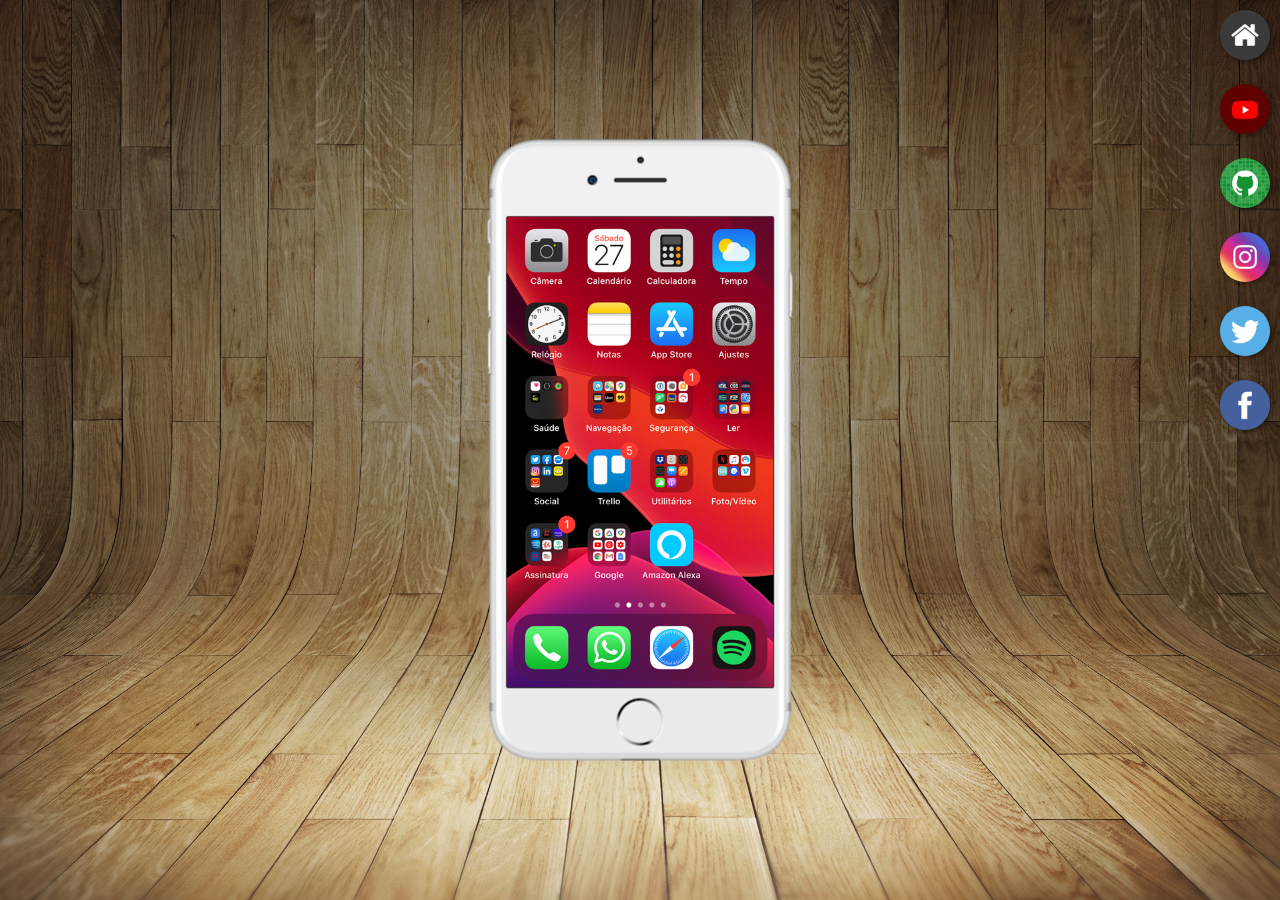
<file: index.html>
<!DOCTYPE html>
<html lang="pt-br">
<head>
    <meta charset="UTF-8">
    <meta name="viewport" content="width=device-width, initial-scale=1.0">
    <title>Projeto Social</title>    
    <link rel="shortcut icon" href="favicon.ico" type="image/x-icon">
    <link rel="stylesheet" href="estilos/style.css">
</head>
<body>
    <main>

        <section id="telefone">
            <iframe src="home.html" name="tela" id="tela" frameborder="0">
                Seu navegador não é compatível com isso.
            </iframe>
        </section>

        <section id="redes-sociais">
            <a href="home.html" target="tela"><img src="imagens/logo-home.jpg" alt="Home"></a>
            <a href="youtube.html" target="tela"><img src="imagens/logo-youtube.jpg" alt="YouTube"></a>
            <a href="github.html" target="tela"><img src="imagens/logo-github.jpg" alt="GitHub"></a>
            <a href="instagram.html" target="tela"><img src="imagens/logo-instagram.jpg" alt="Instagram"></a>
            <a href="twitter.html" target="tela"><img src="imagens/logo-twitter.jpg" alt="Twitter"></a>
            <a href="facebook.html" target="tela"><img src="imagens/logo-facebook.jpg" alt="Facebook"></a>
        </section>

    </main>
</body>
</html>
</file>
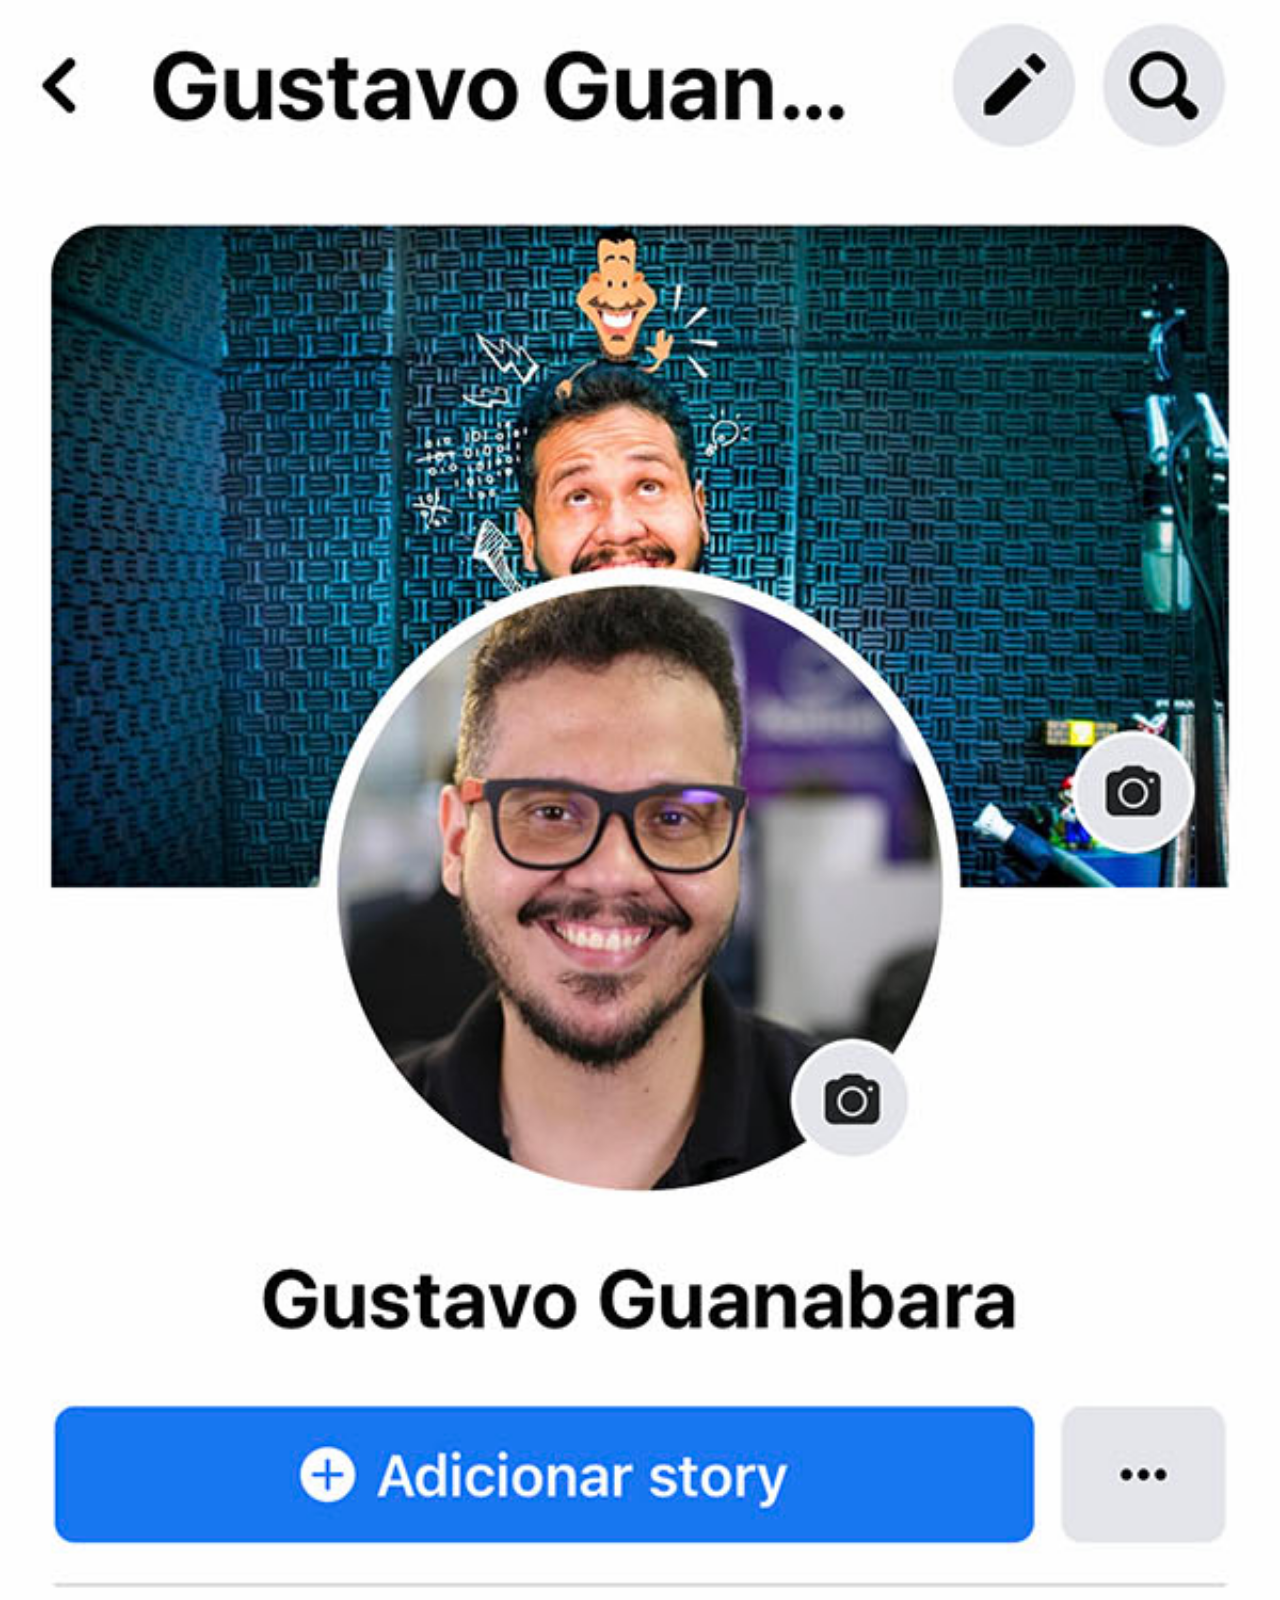
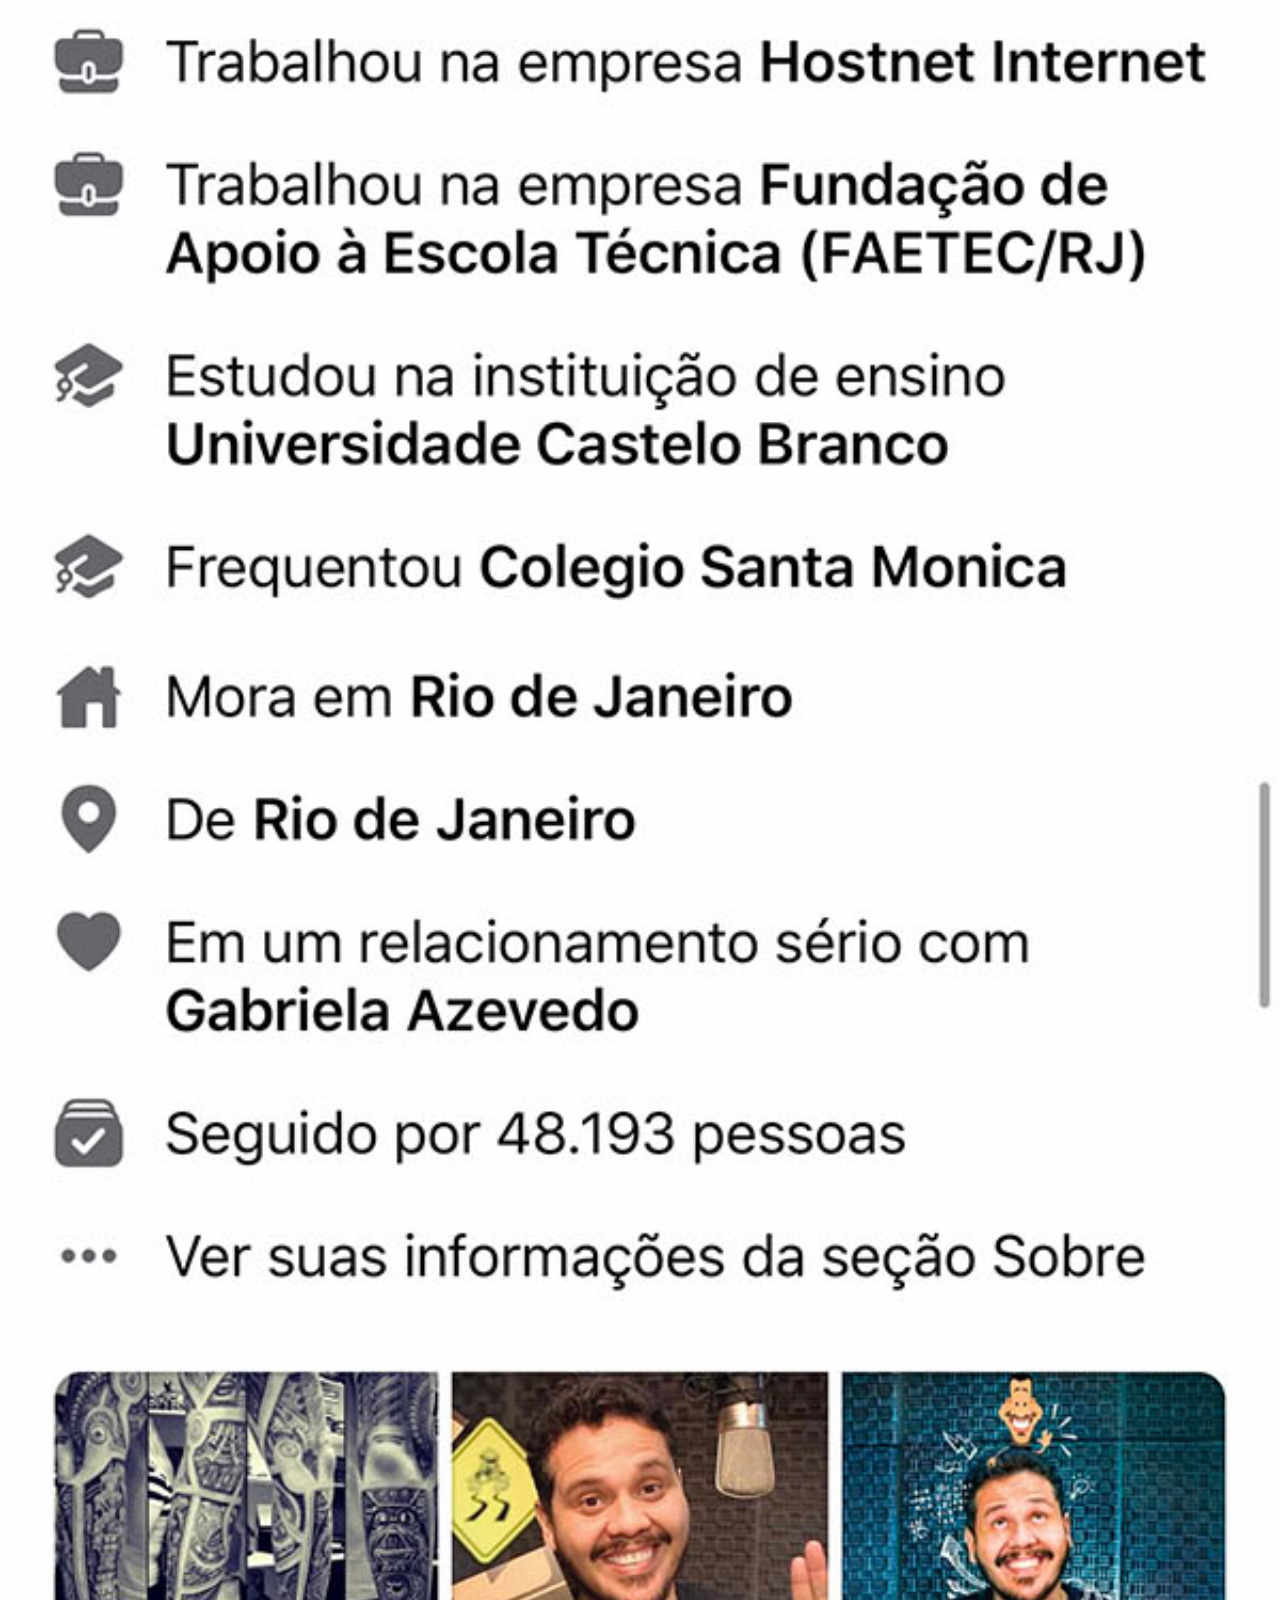
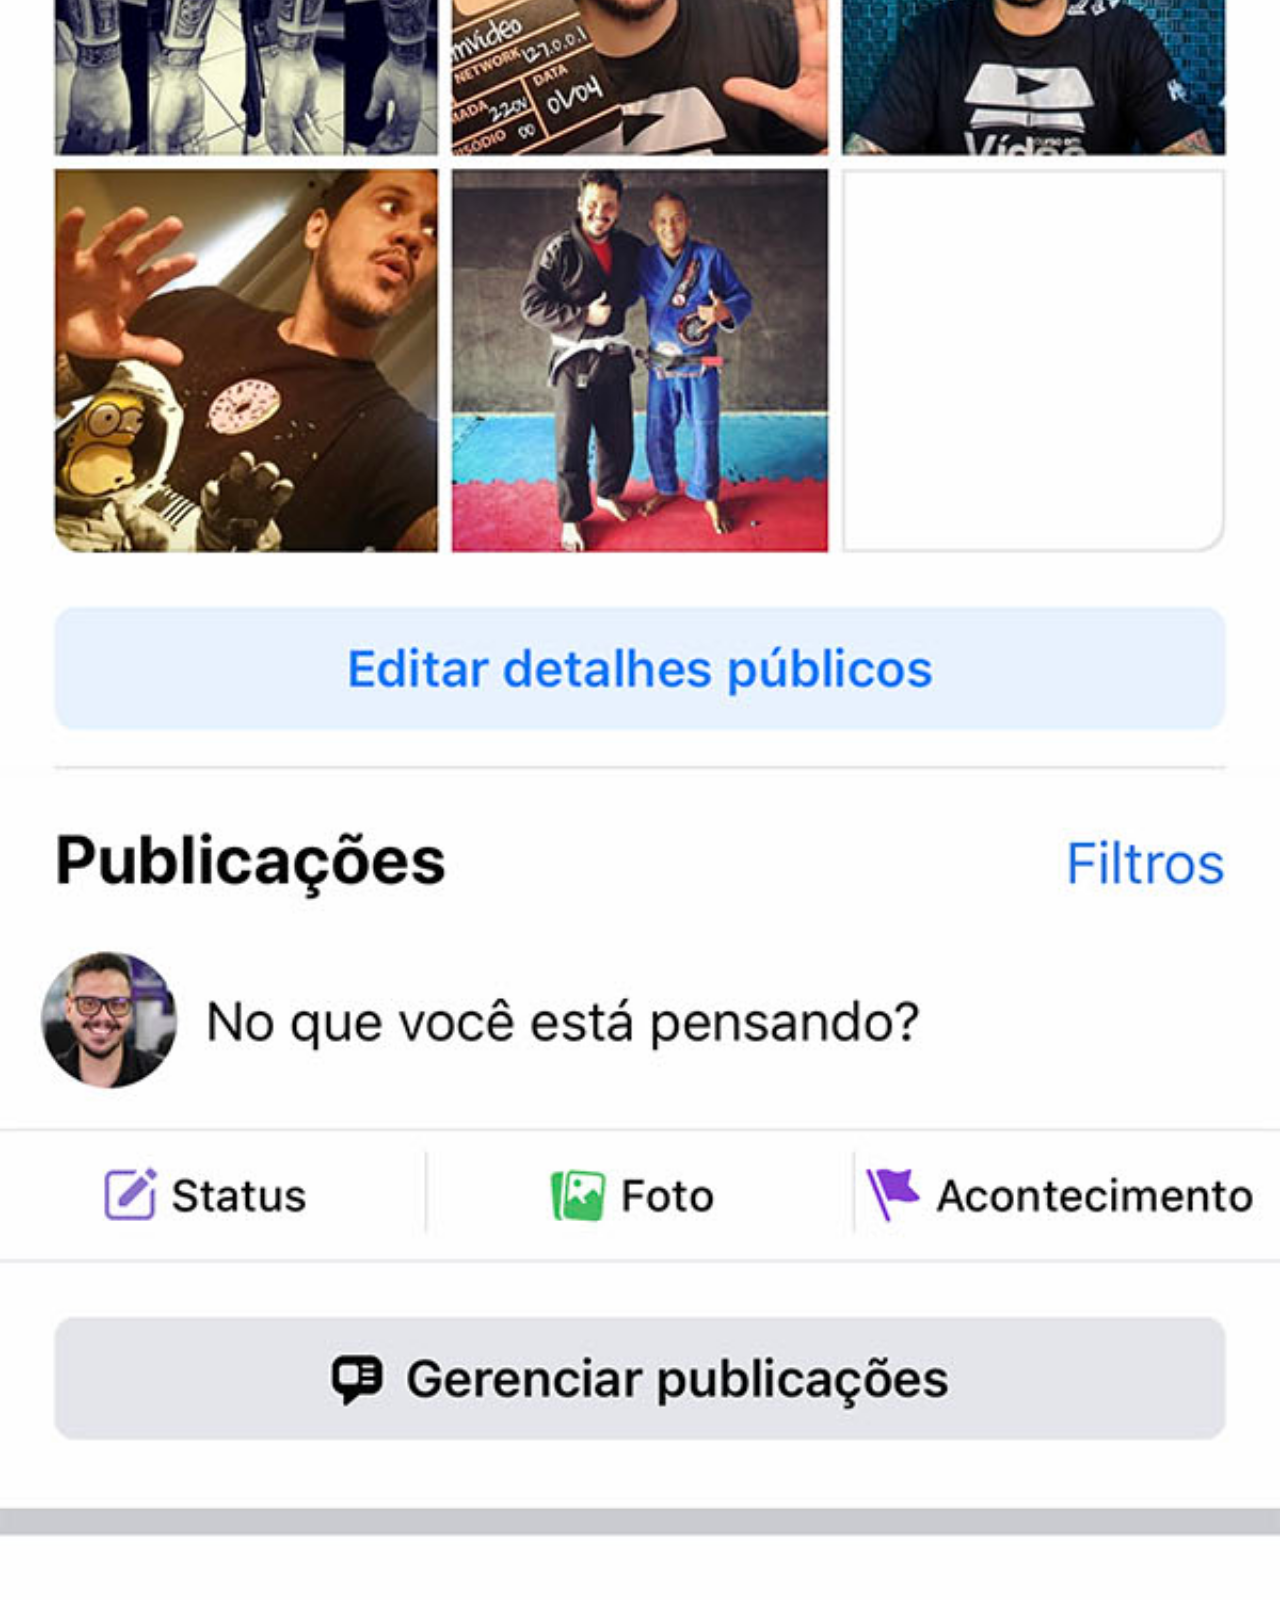
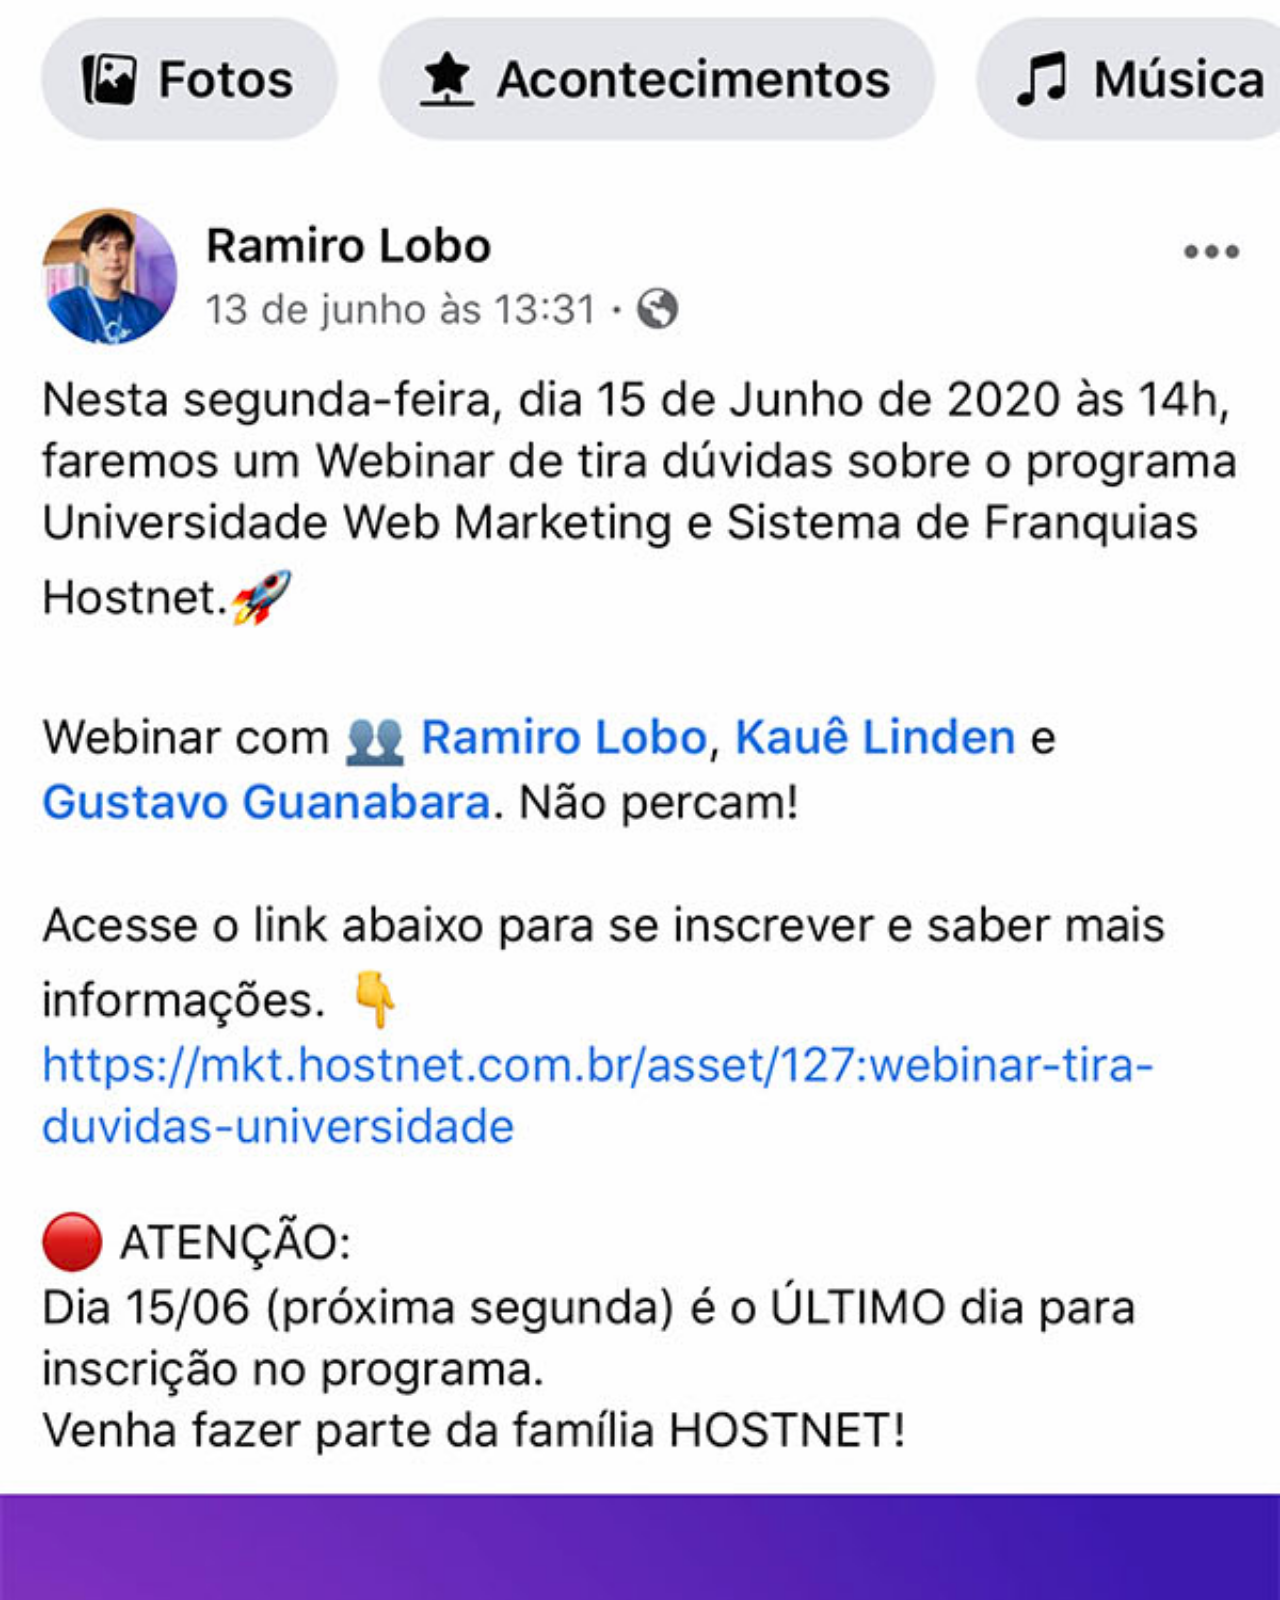
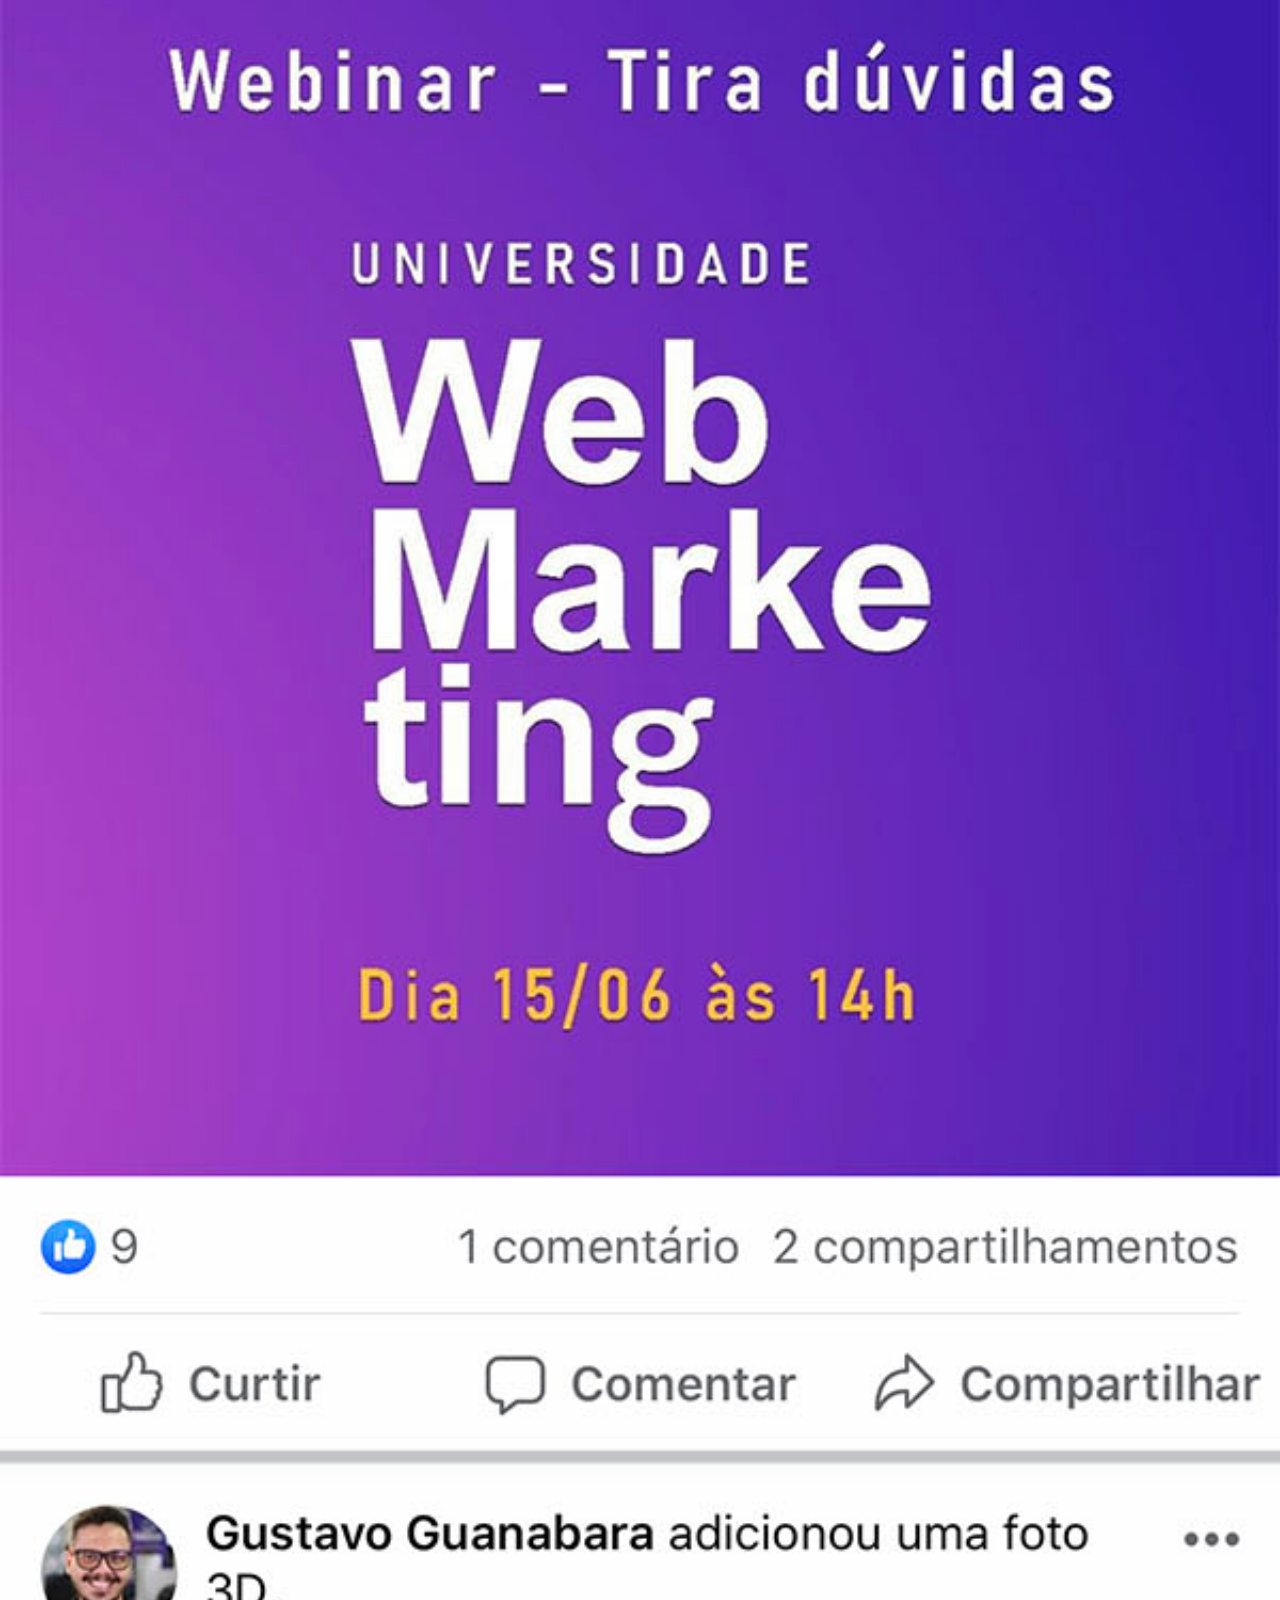
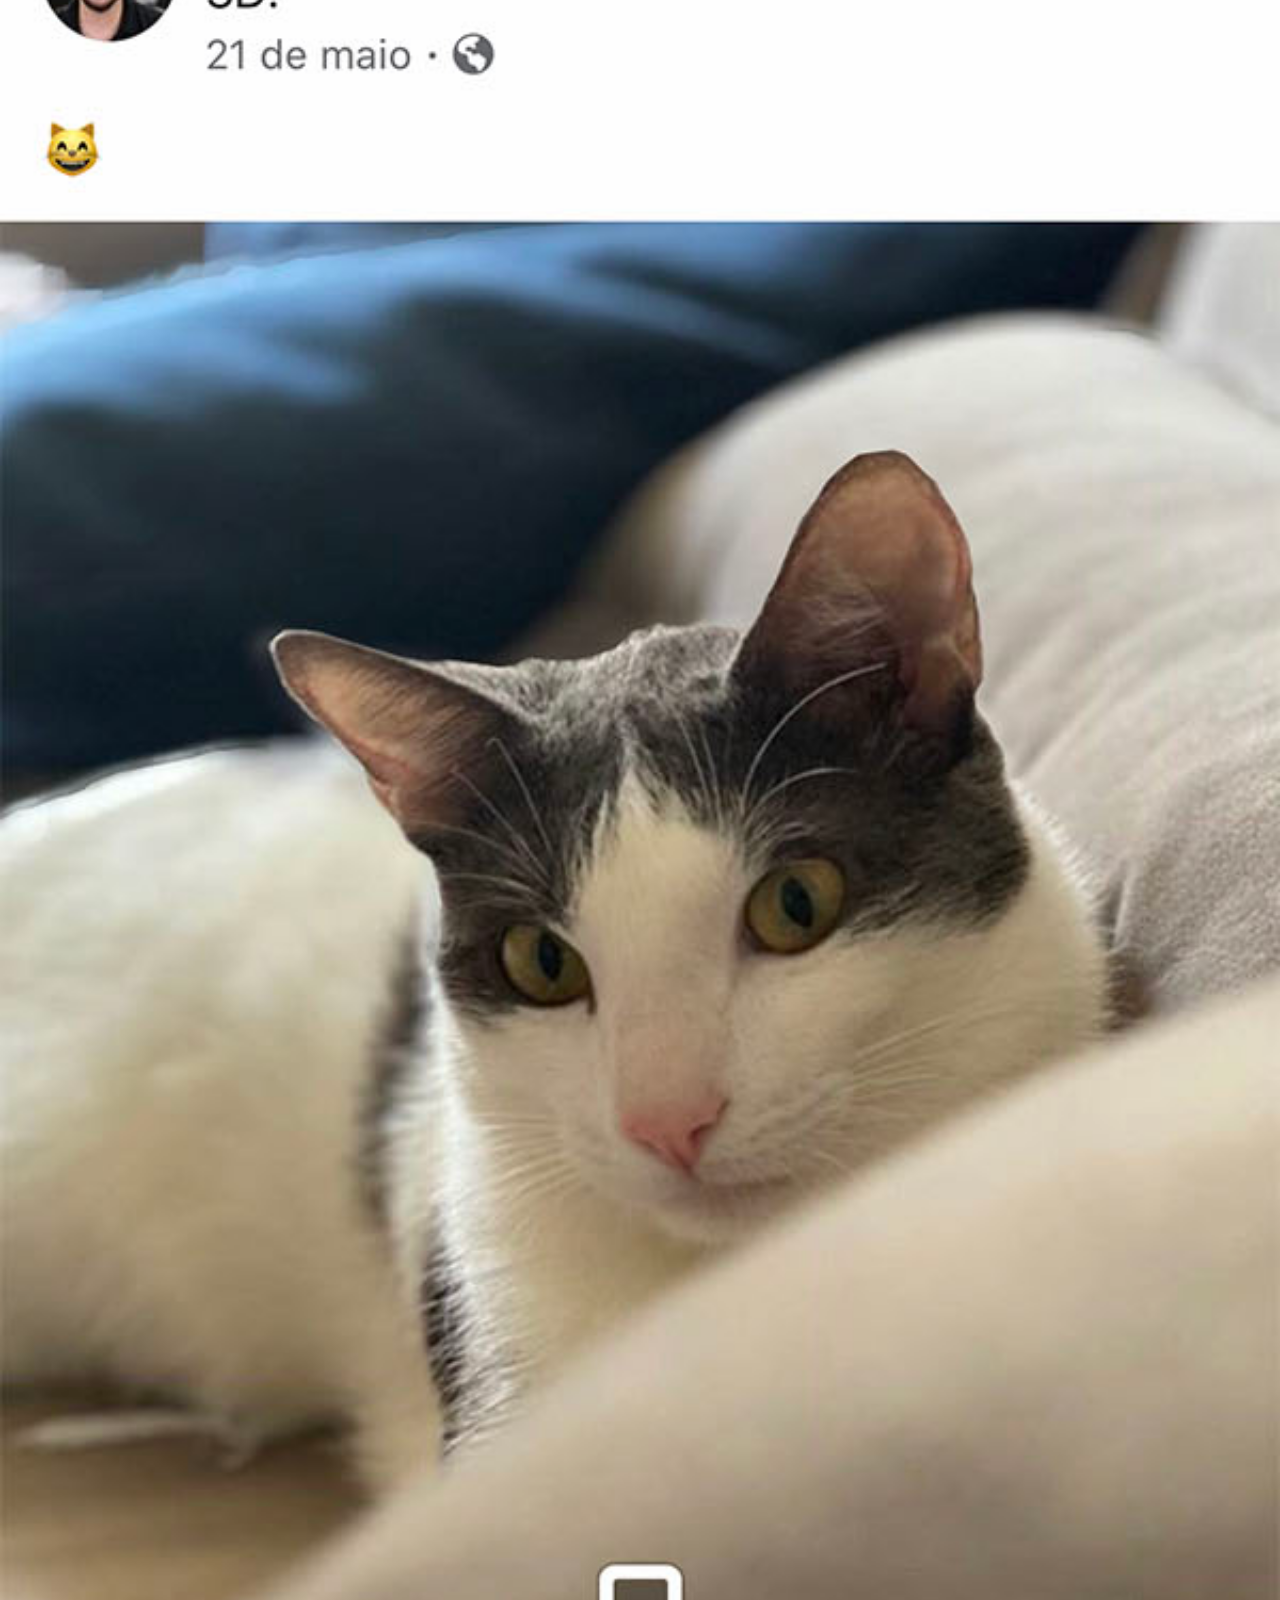
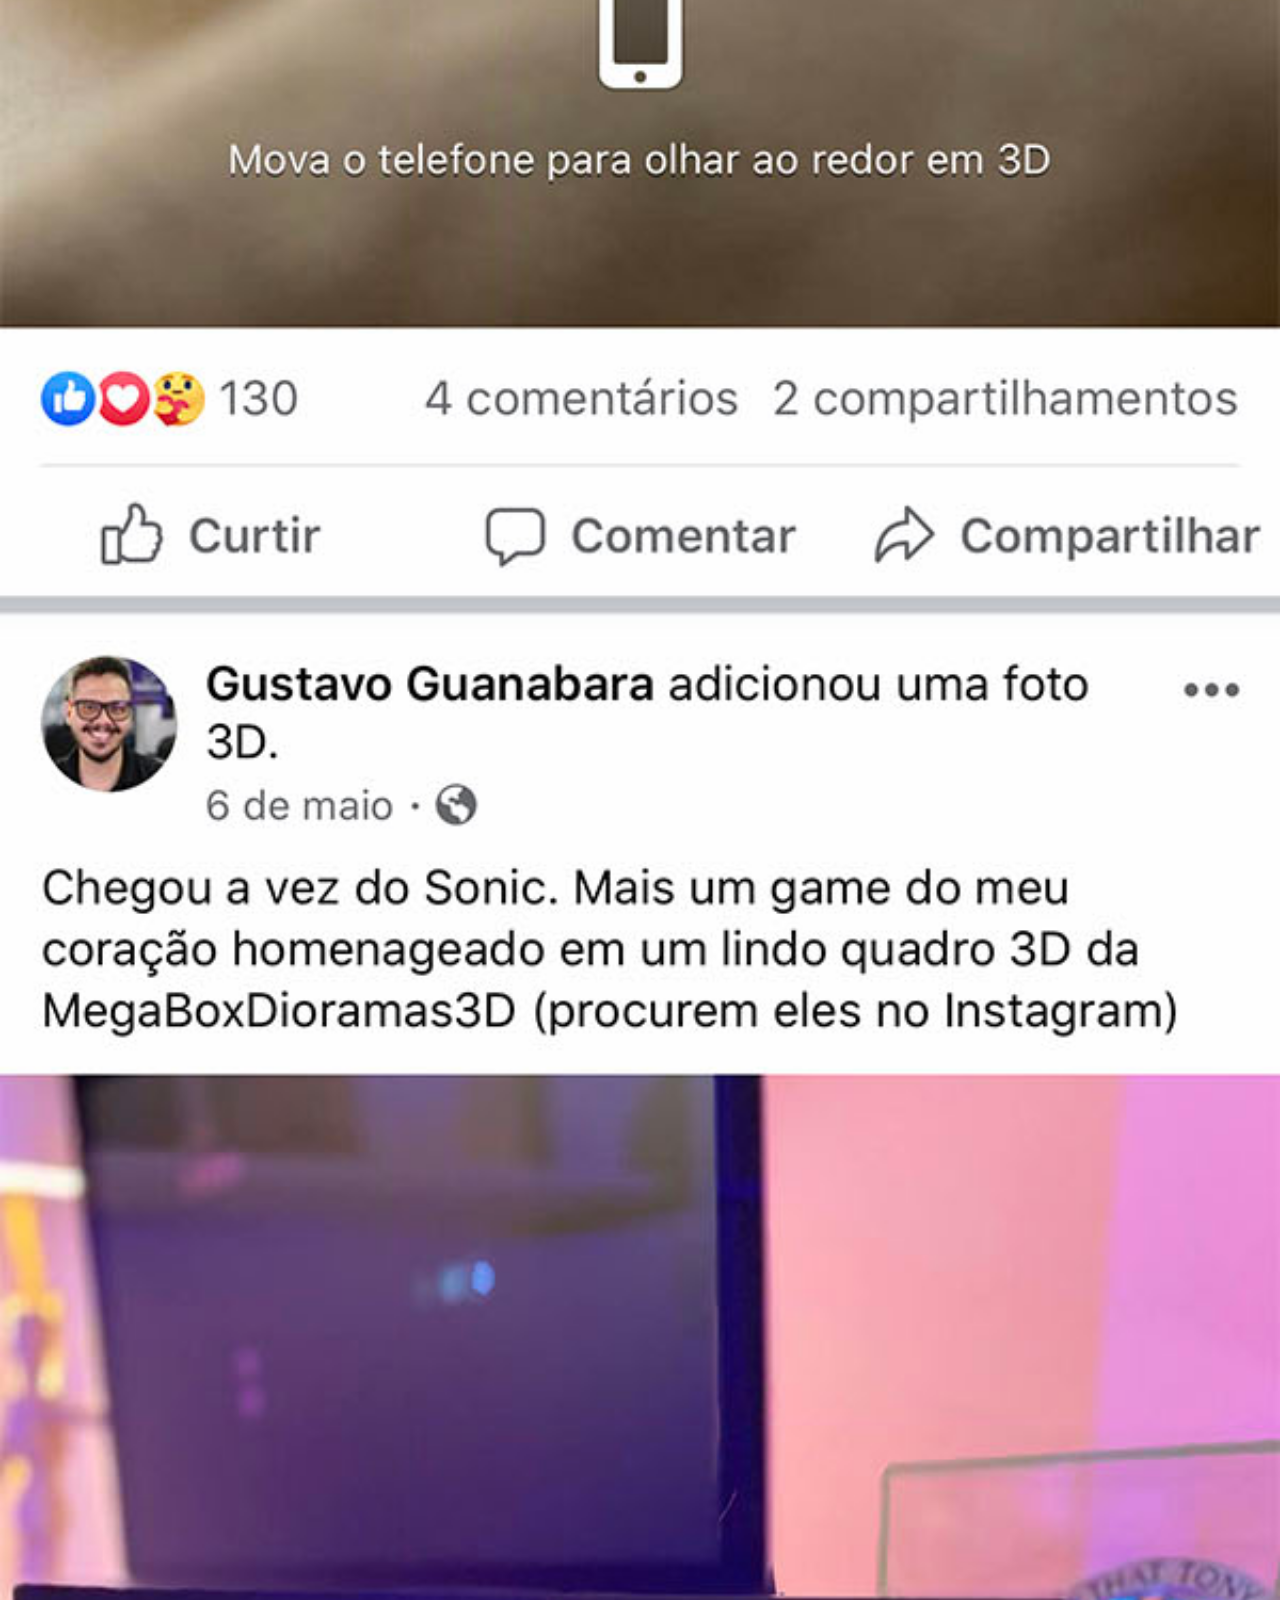
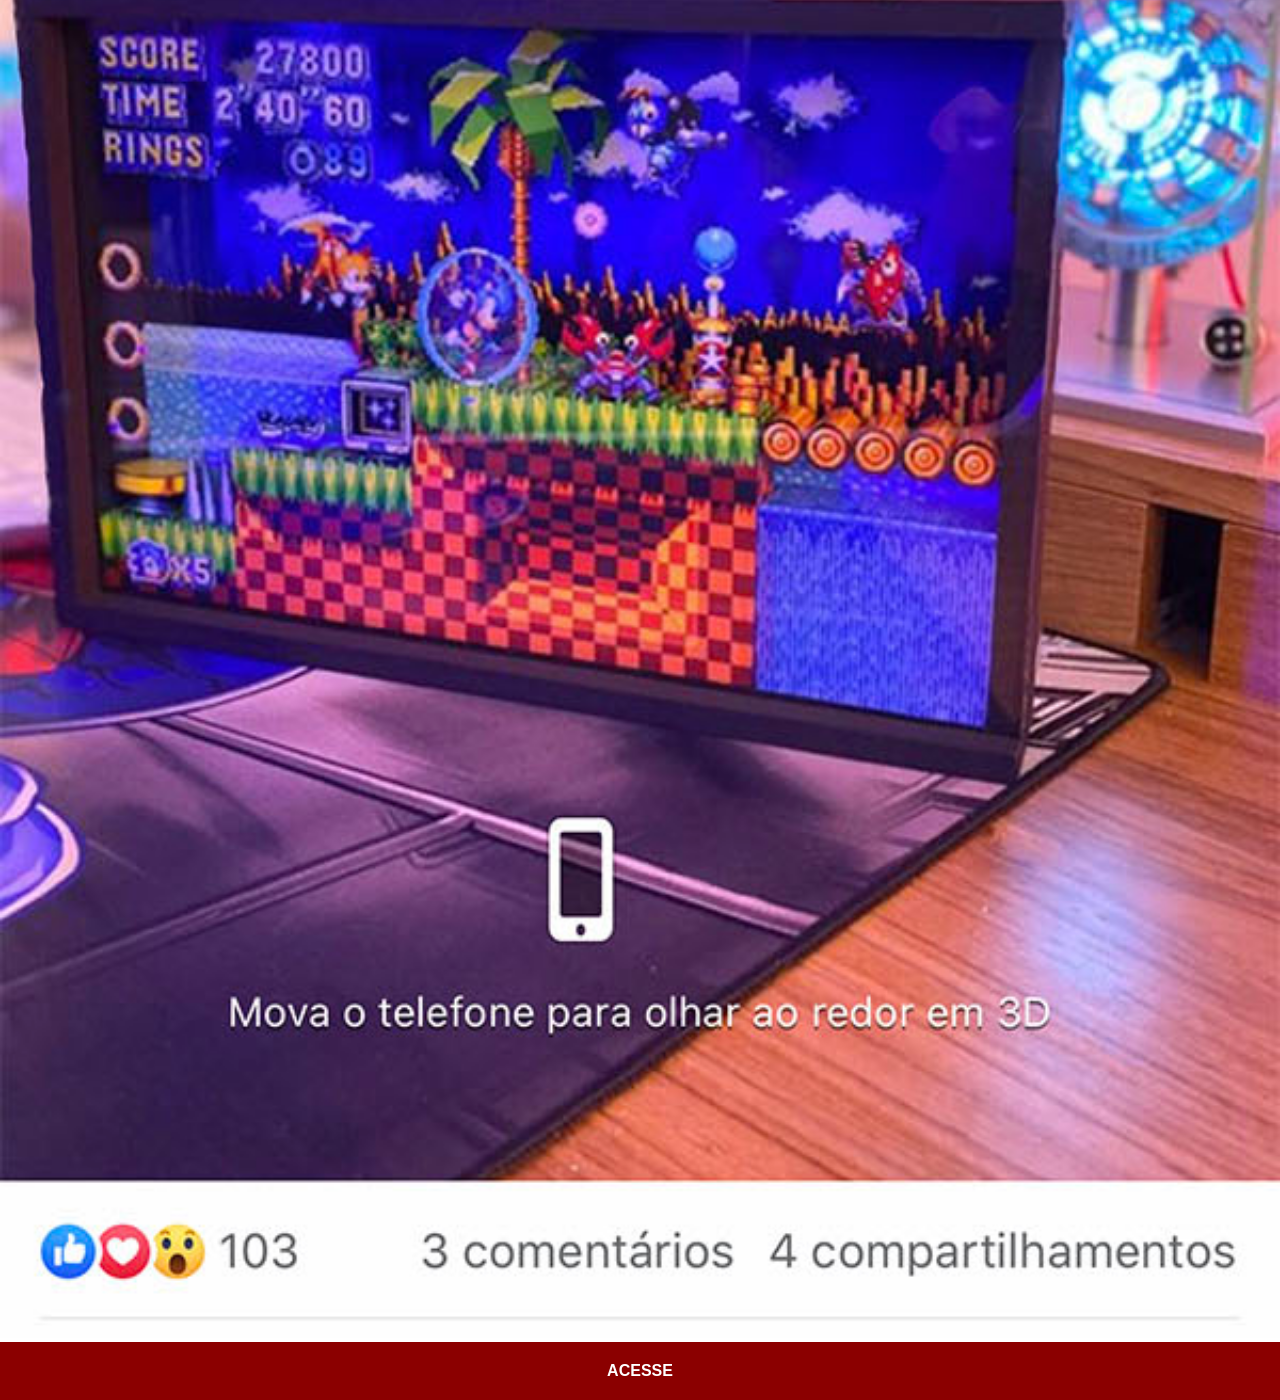
<file: facebook.html>
<!DOCTYPE html>
<html lang="pt-br">
<head>
    <meta charset="UTF-8">
    <meta name="viewport" content="width=device-width, initial-scale=1.0">
    <title>Facebook</title>
    <link rel="stylesheet" href="estilos/social.css">
</head>
<body>
        <img src="imagens/tela-facebook.jpg" alt="Facebook">
        <a href="https://www.facebook.com/?locale=pt_BR" target="_blank">ACESSE</a>
</body>
</html>
</file>
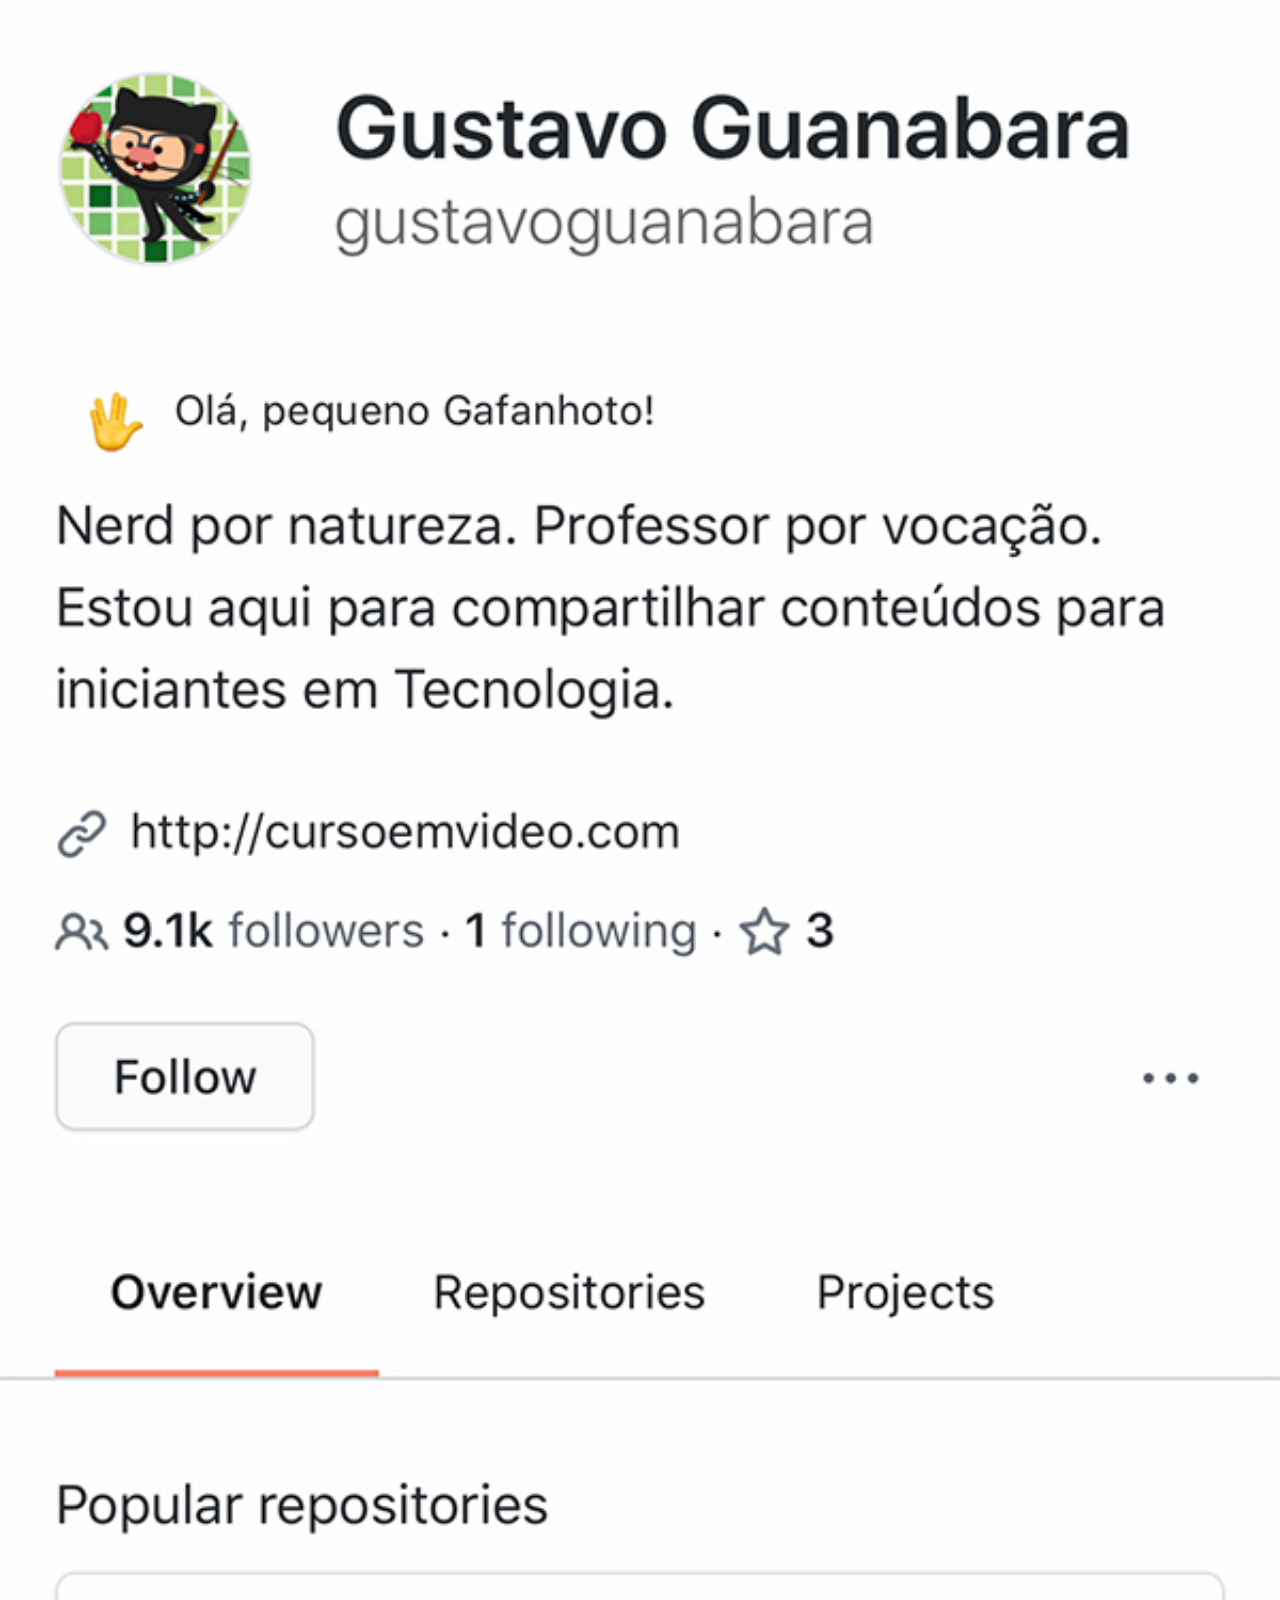
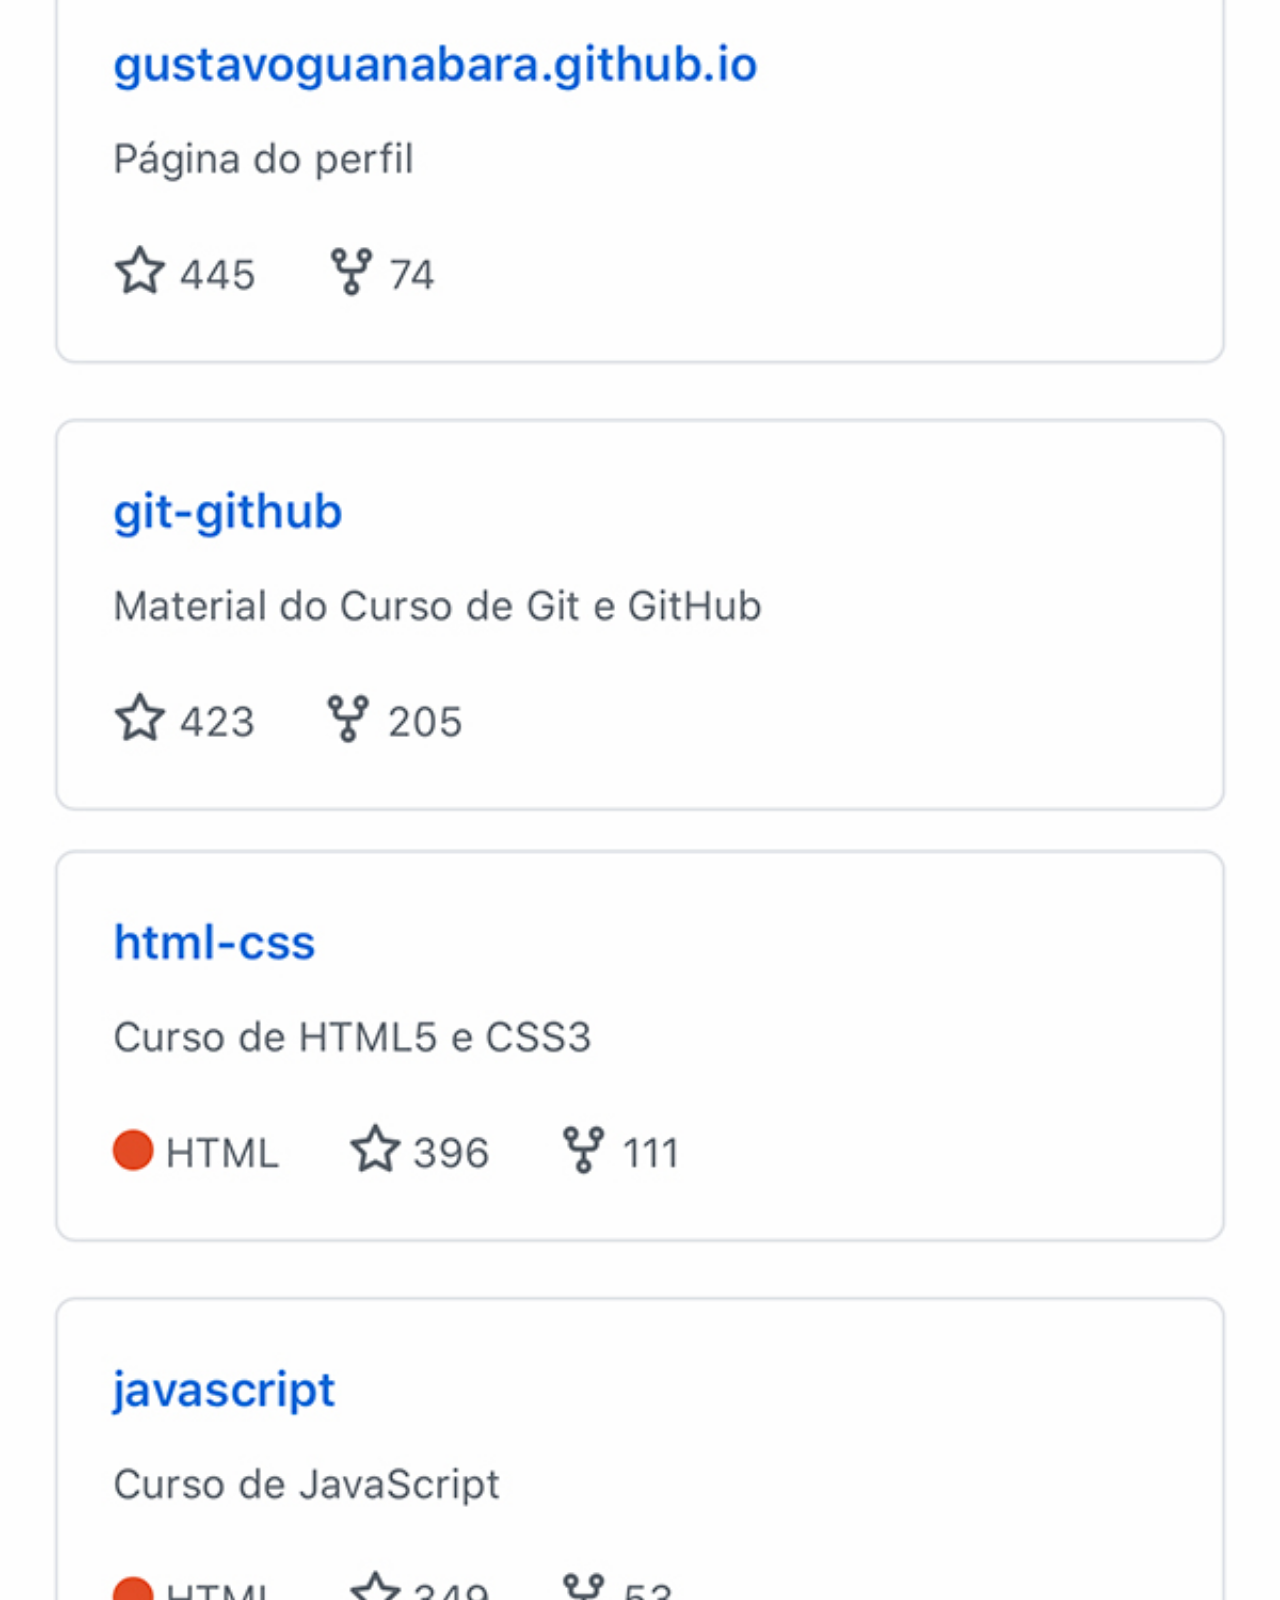
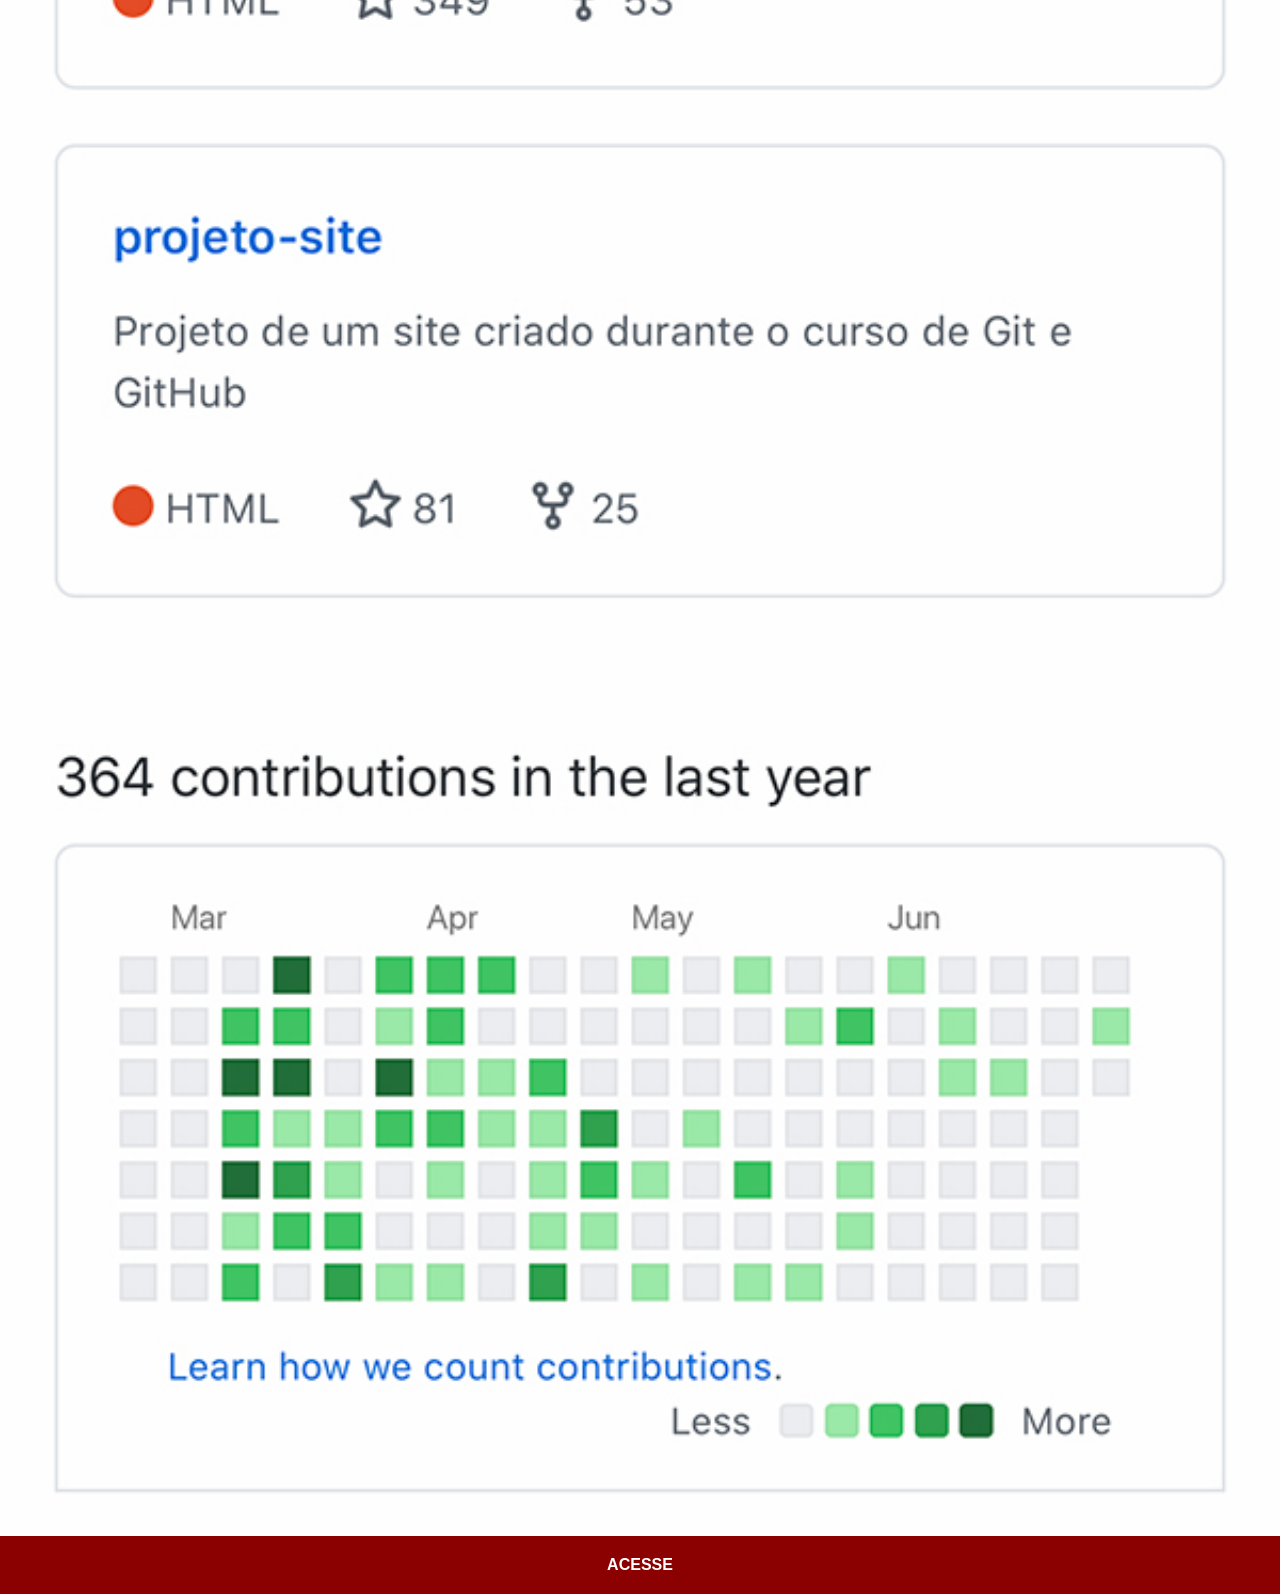
<file: github.html>
<!DOCTYPE html>
<html lang="pt-br">
<head>
    <meta charset="UTF-8">
    <meta name="viewport" content="width=device-width, initial-scale=1.0">
    <title>GitHub</title>
    <link rel="stylesheet" href="estilos/social.css">
</head>
<body>
        <img src="imagens/tela-github.jpg" alt="GitHub">
        <a href="https://github.com/gustavoguanabara" target="_blank">ACESSE</a>
</body>
</html>
</file>
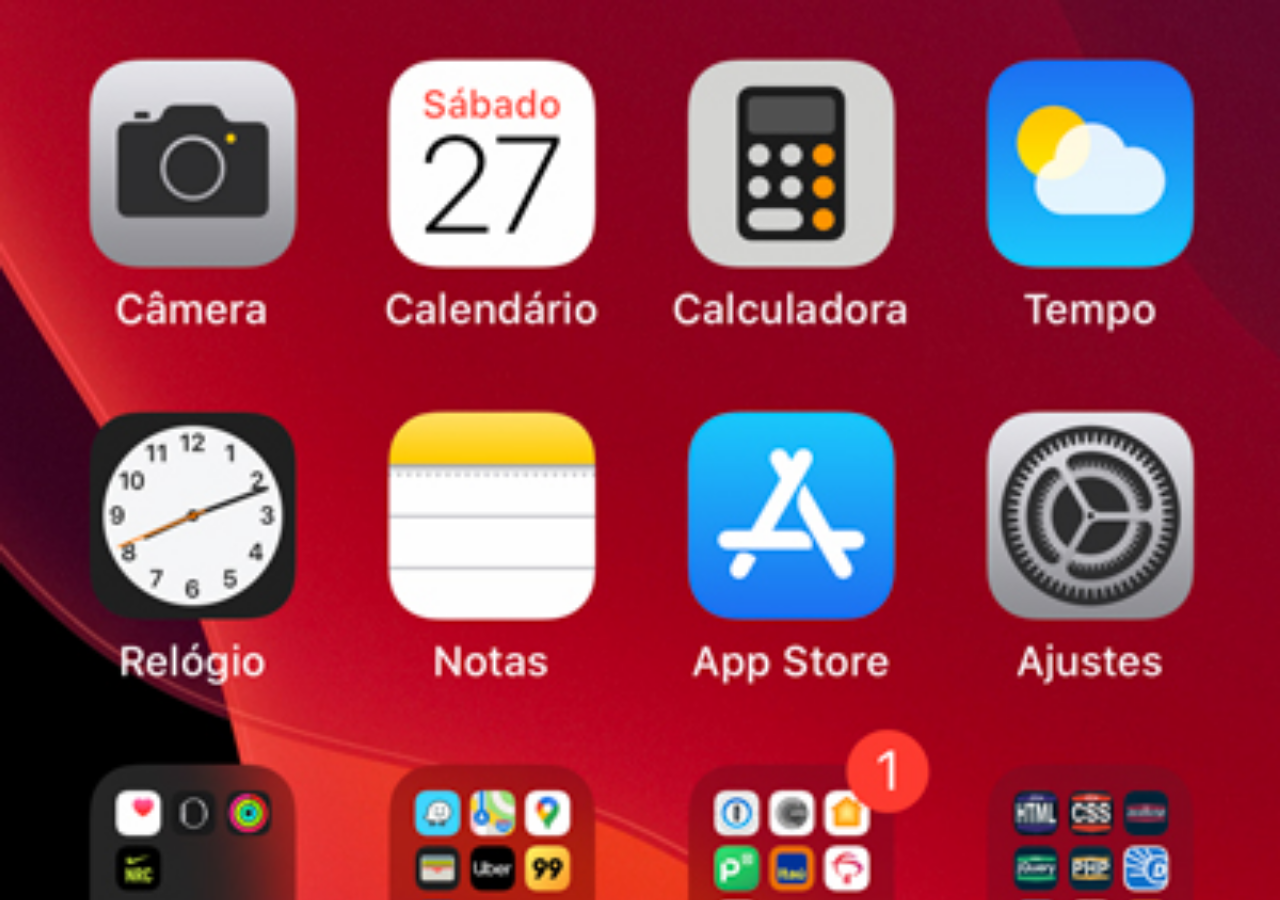
<file: home.html>
<!DOCTYPE html>
<html lang="pt-br">
<head>
    <meta charset="UTF-8">
    <meta name="viewport" content="width=device-width, initial-scale=1.0">
    <title>Home</title>    
</head>
<style>
    * {
        margin: 0;
        padding: 0;
    }

    body {
        width: 100vw;
        height: 100vh;
        background: black url('imagens/tela-home.jpg') no-repeat top center;
        background-size: cover;
    }
</style>
<body>
    
</body>
</html>
</file>
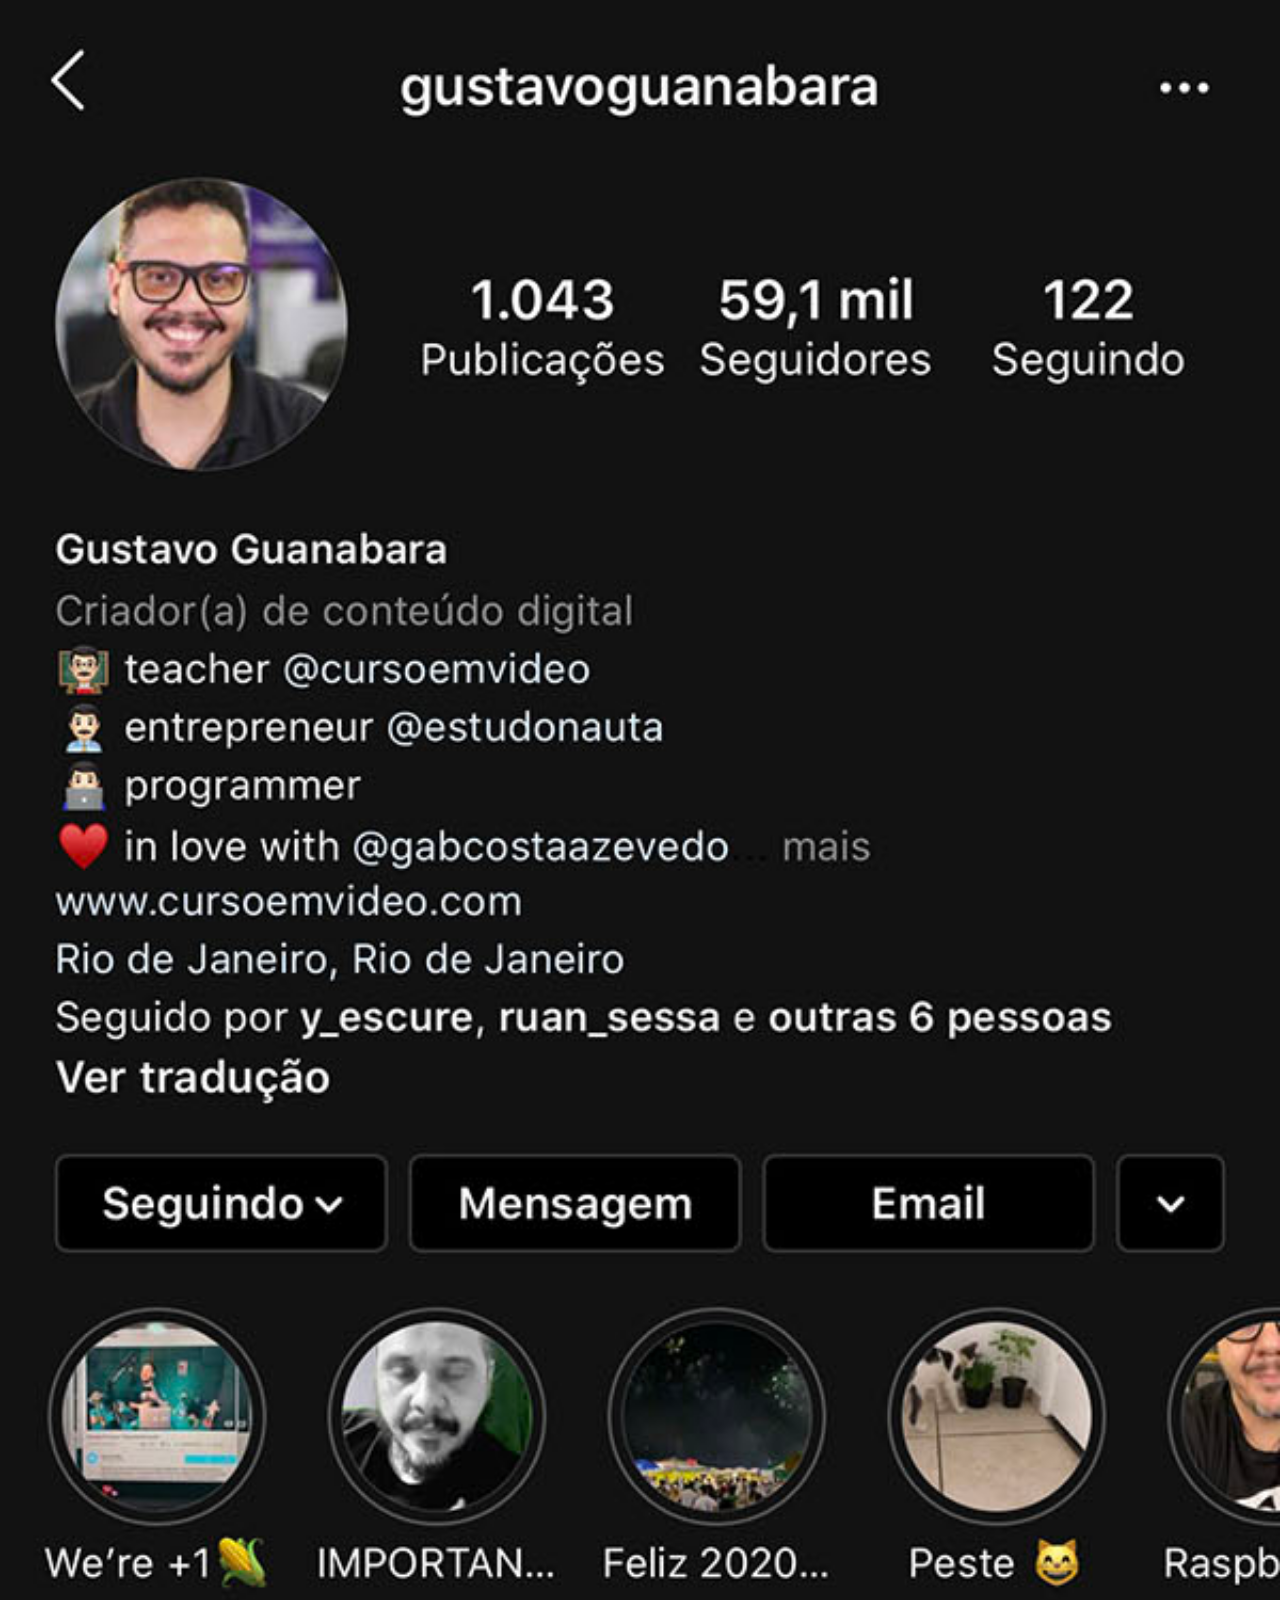
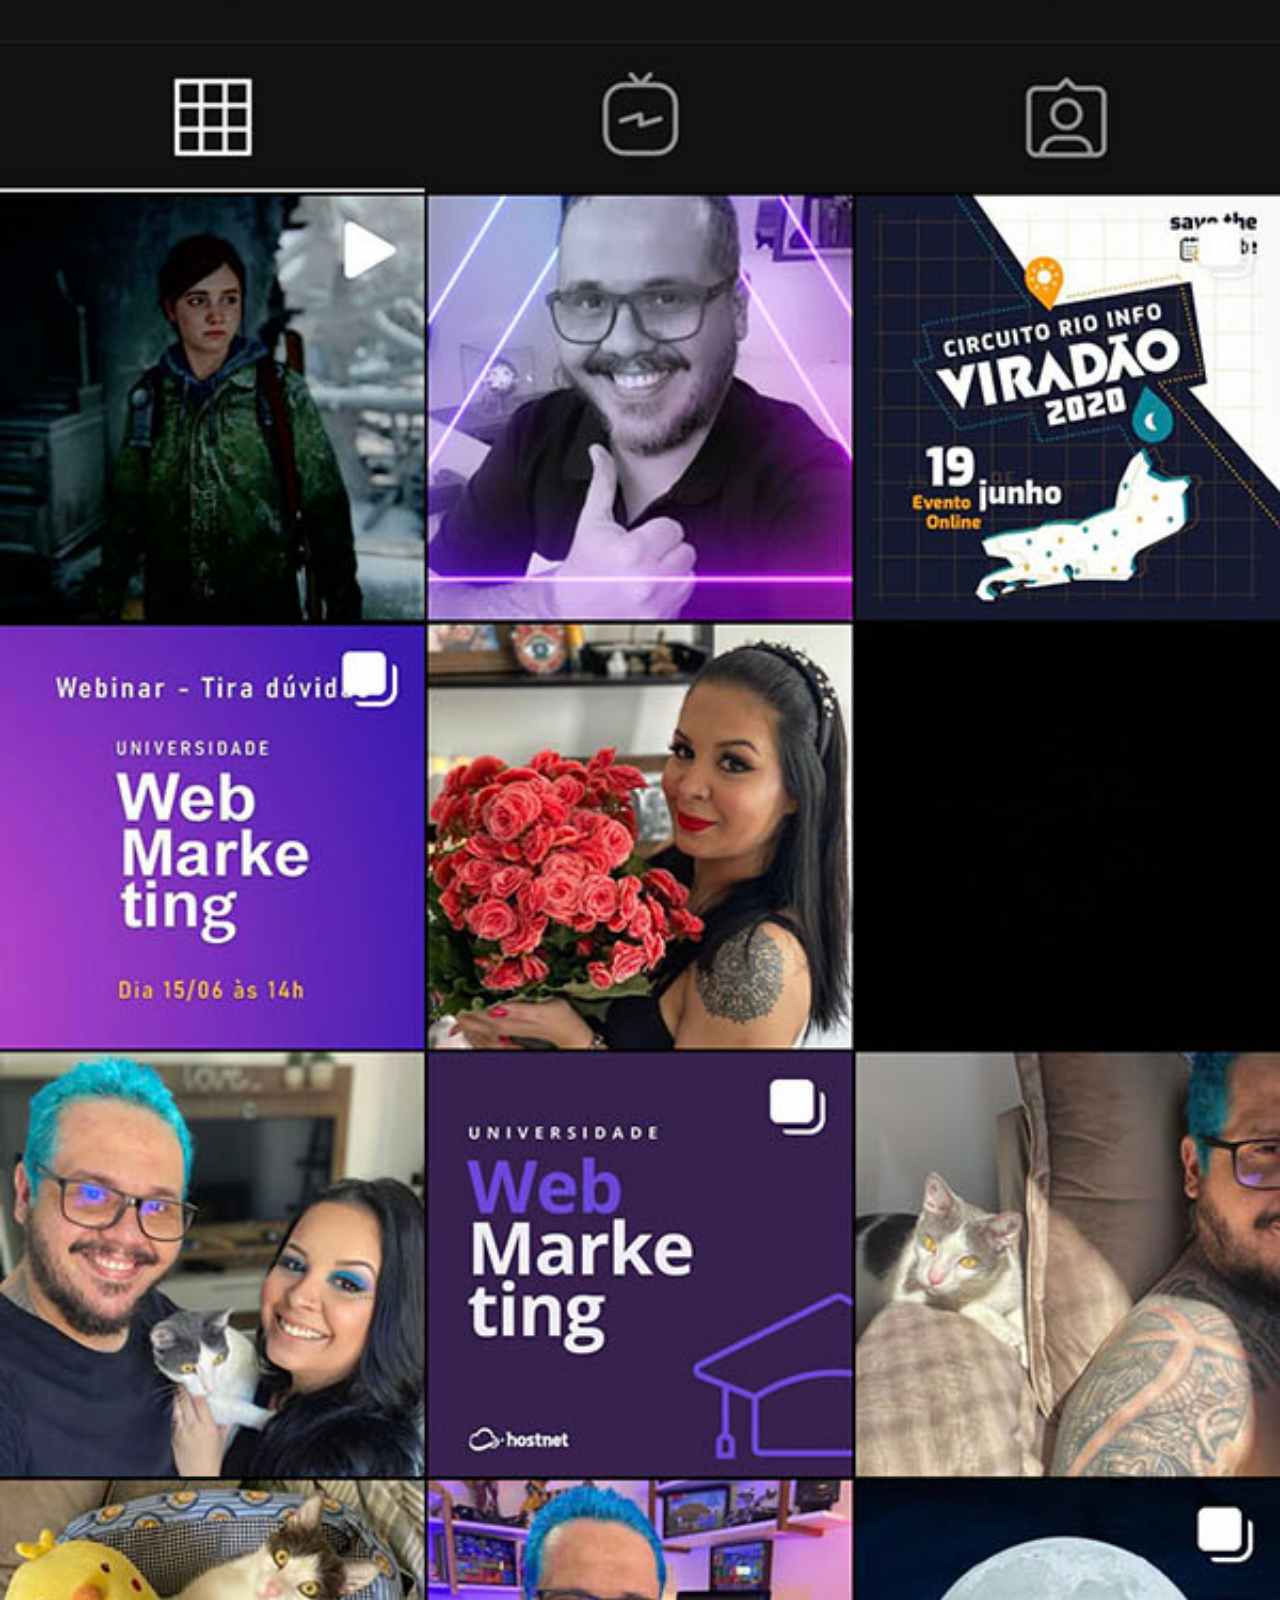
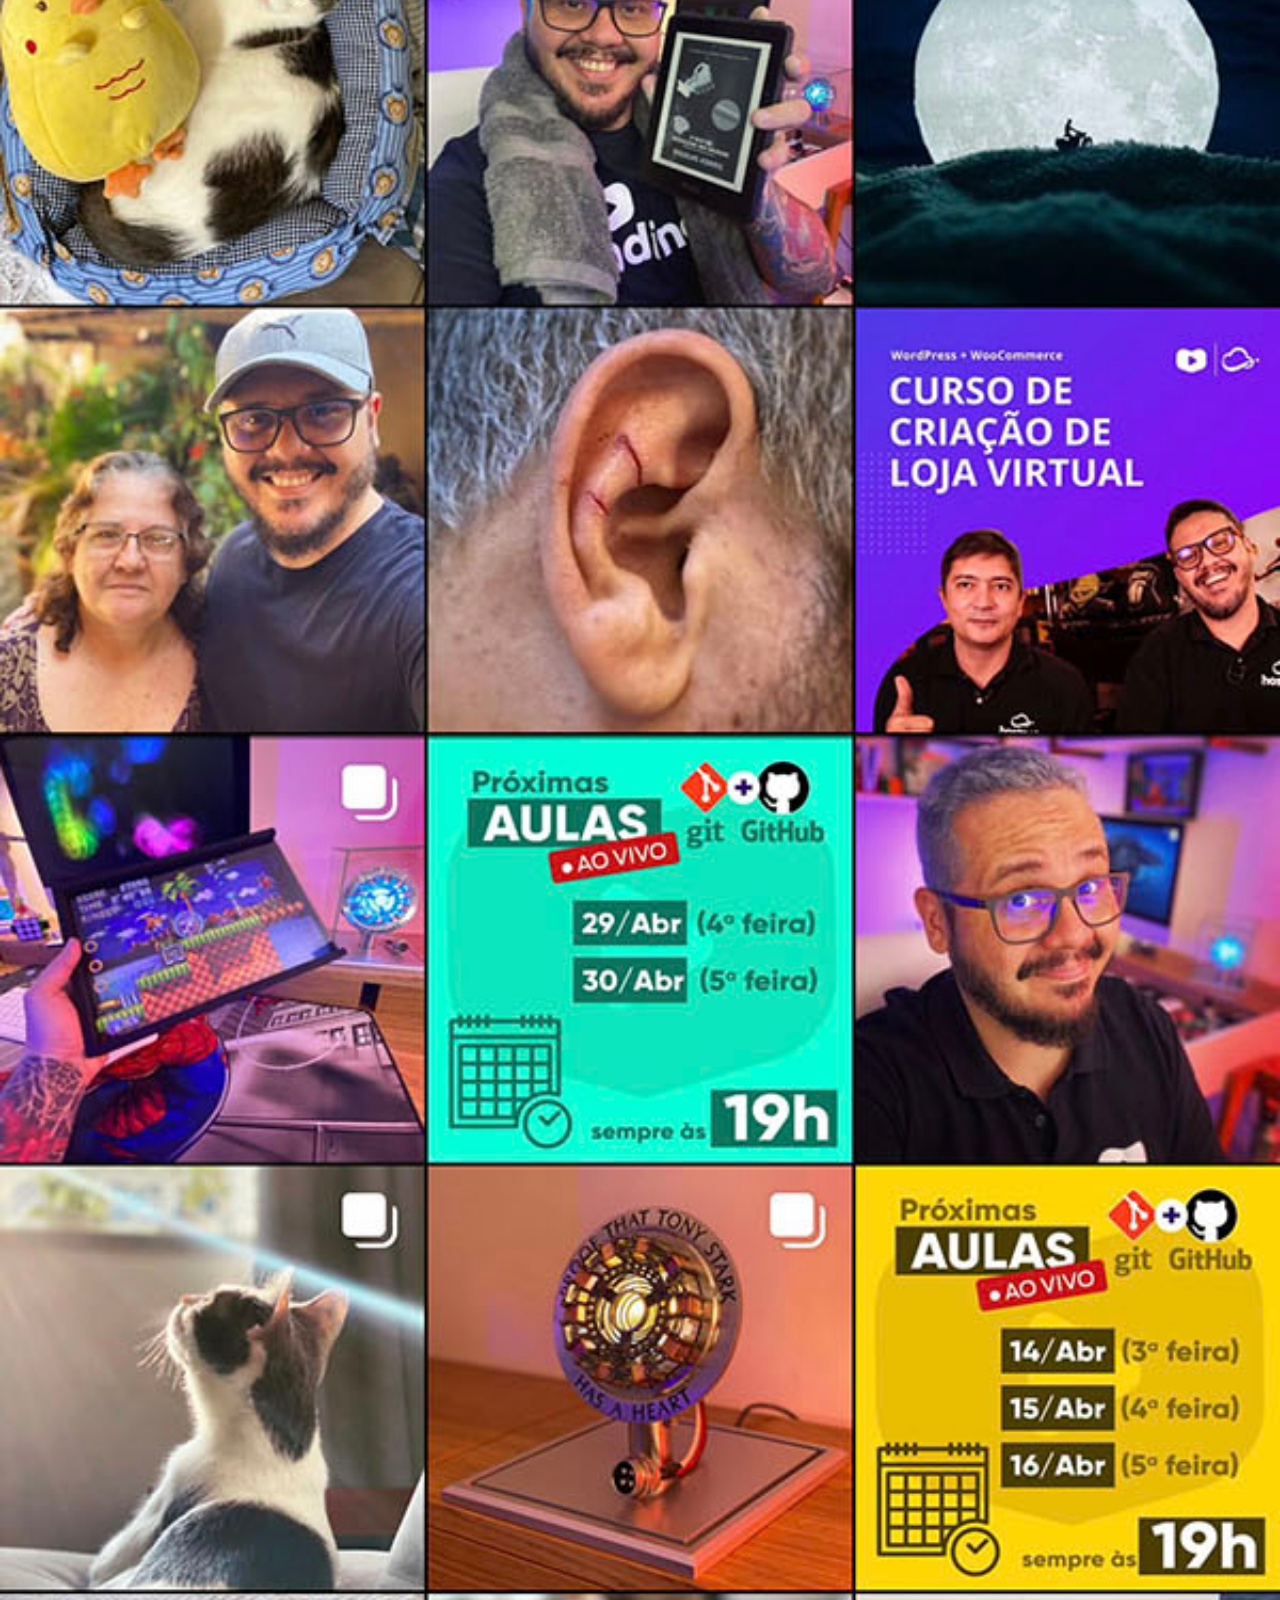
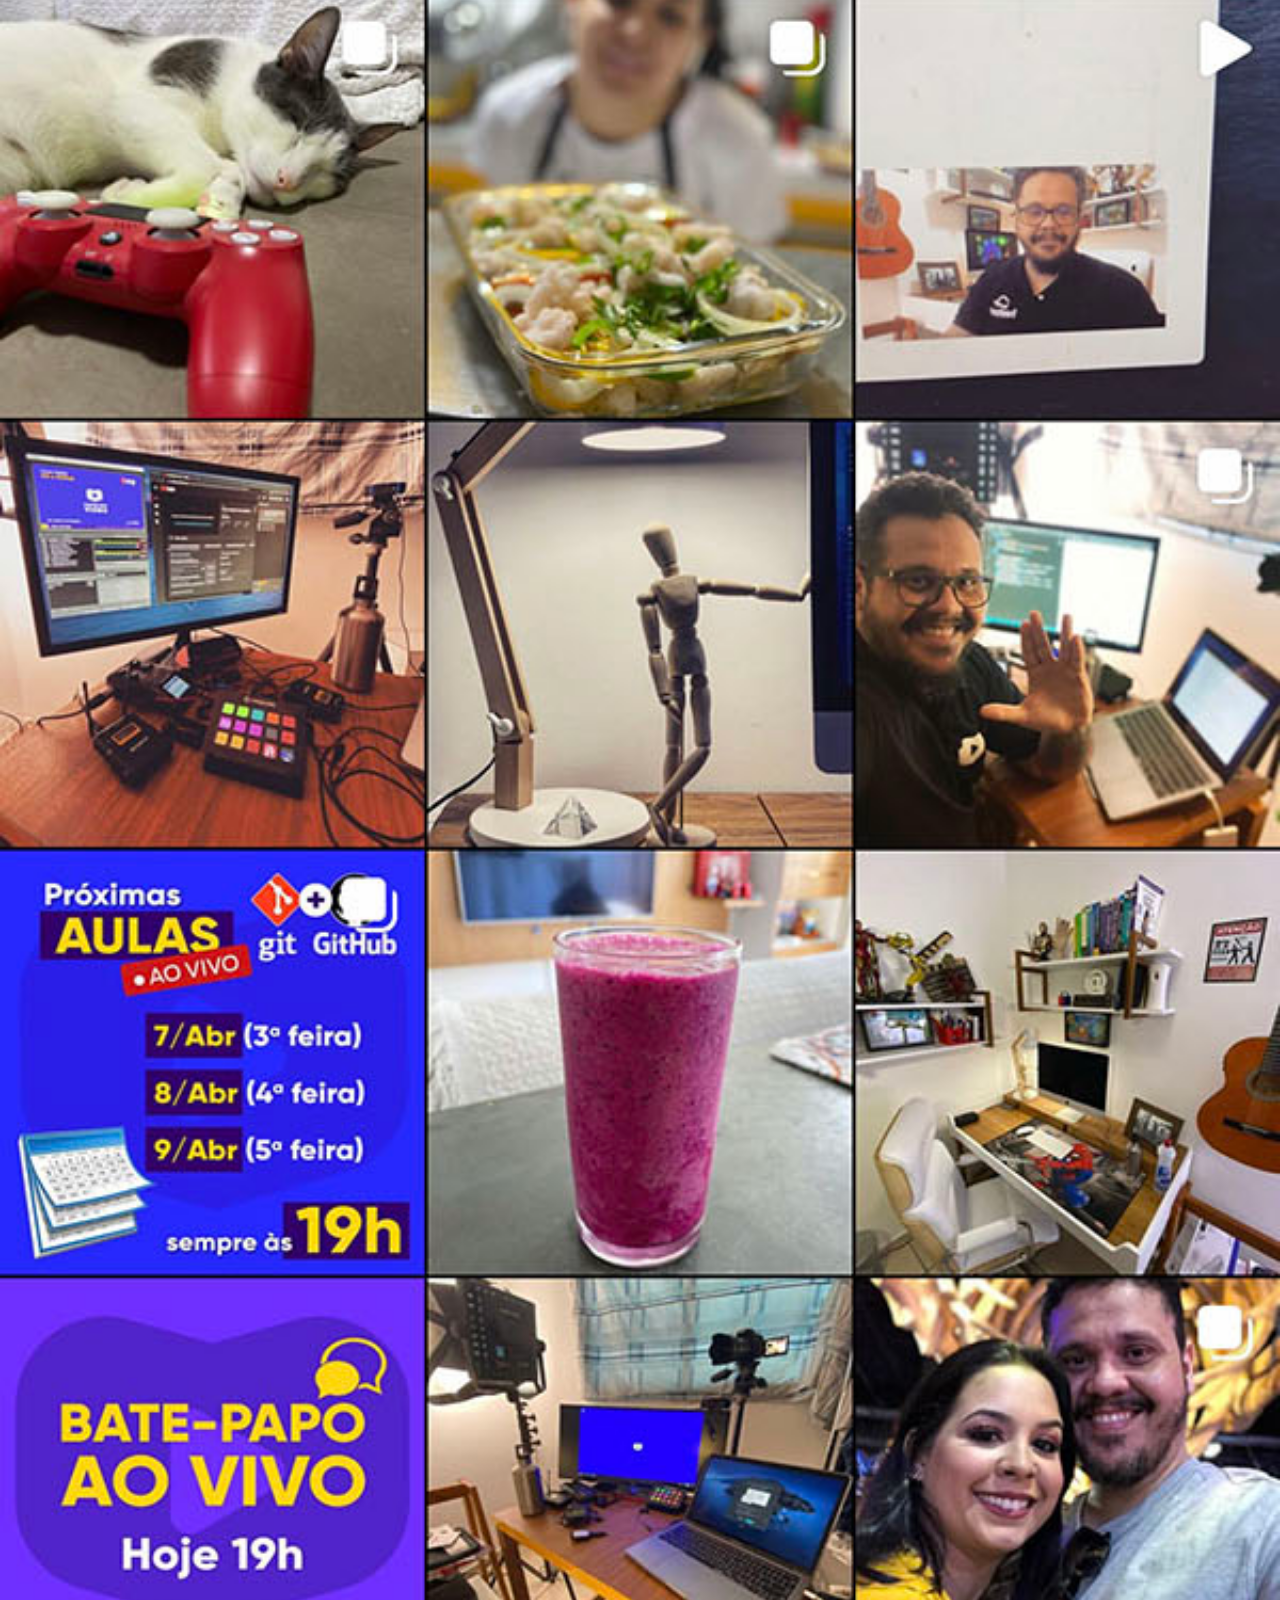
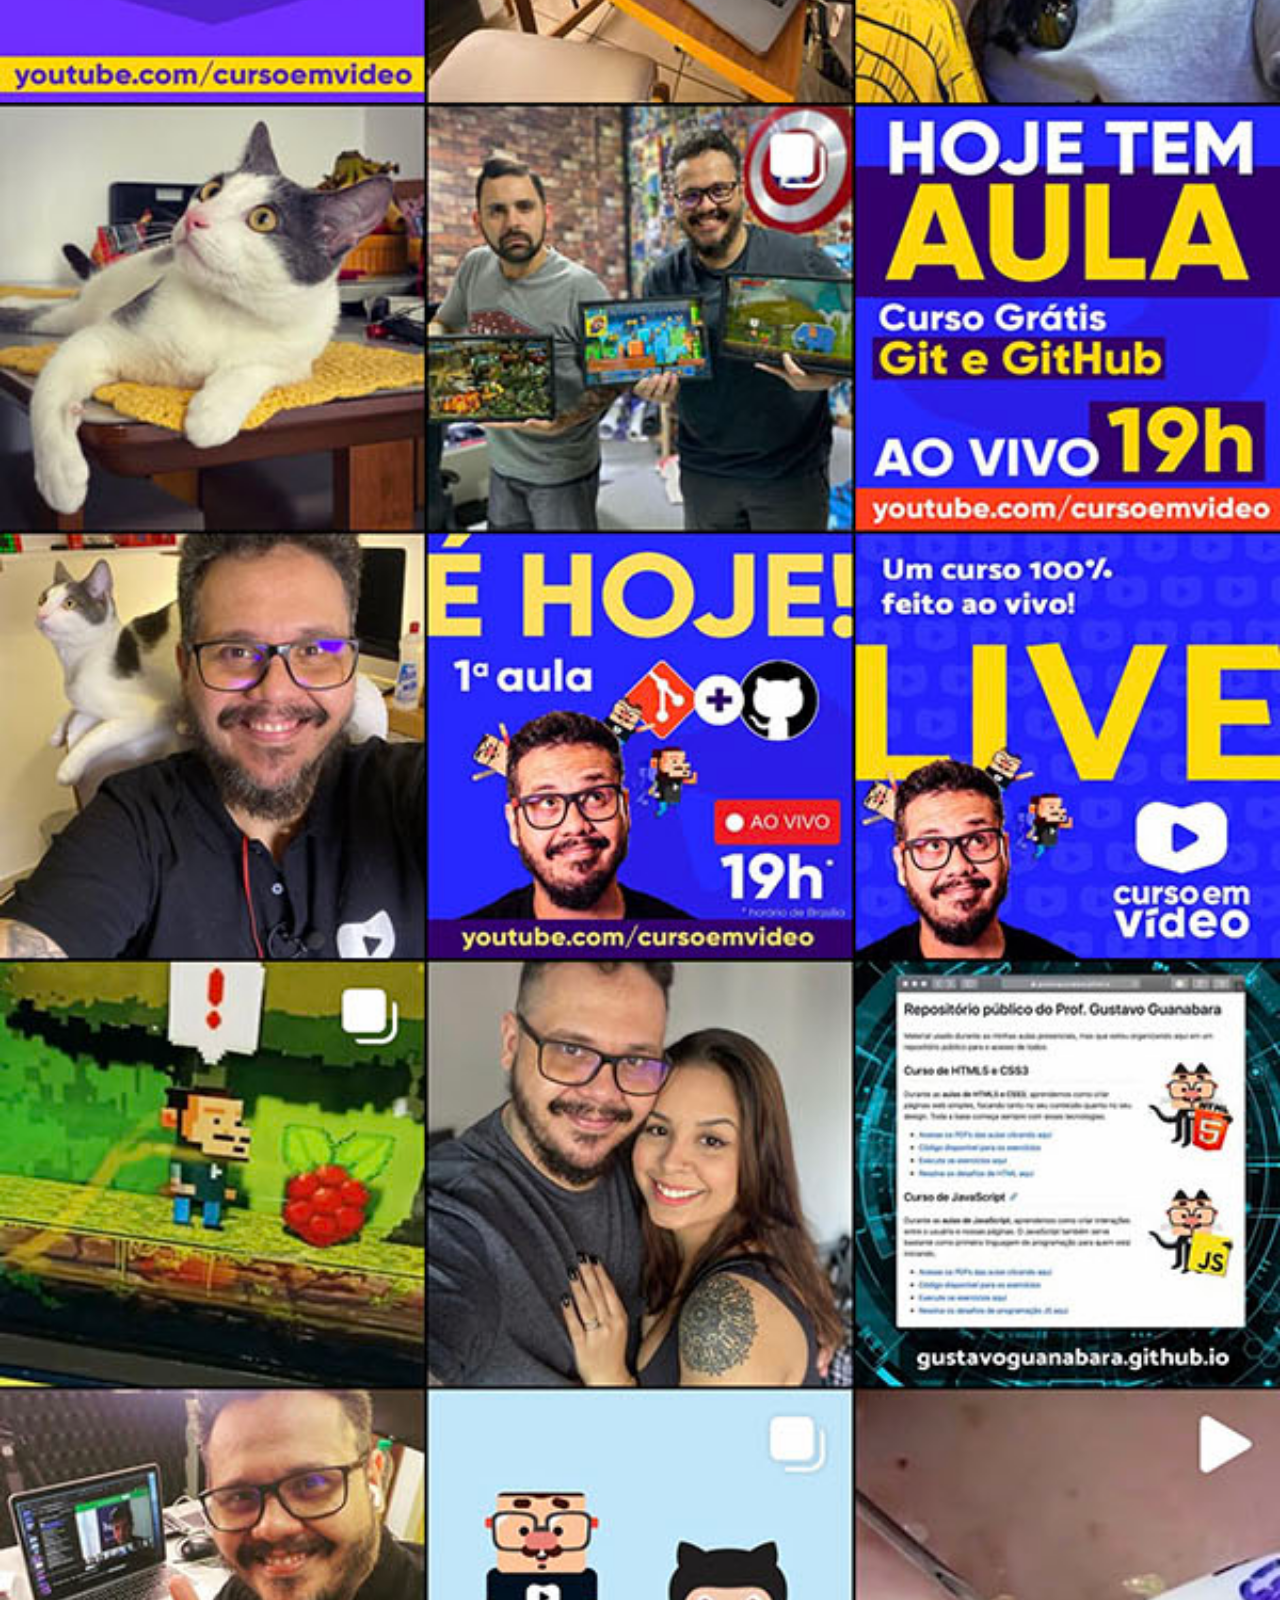
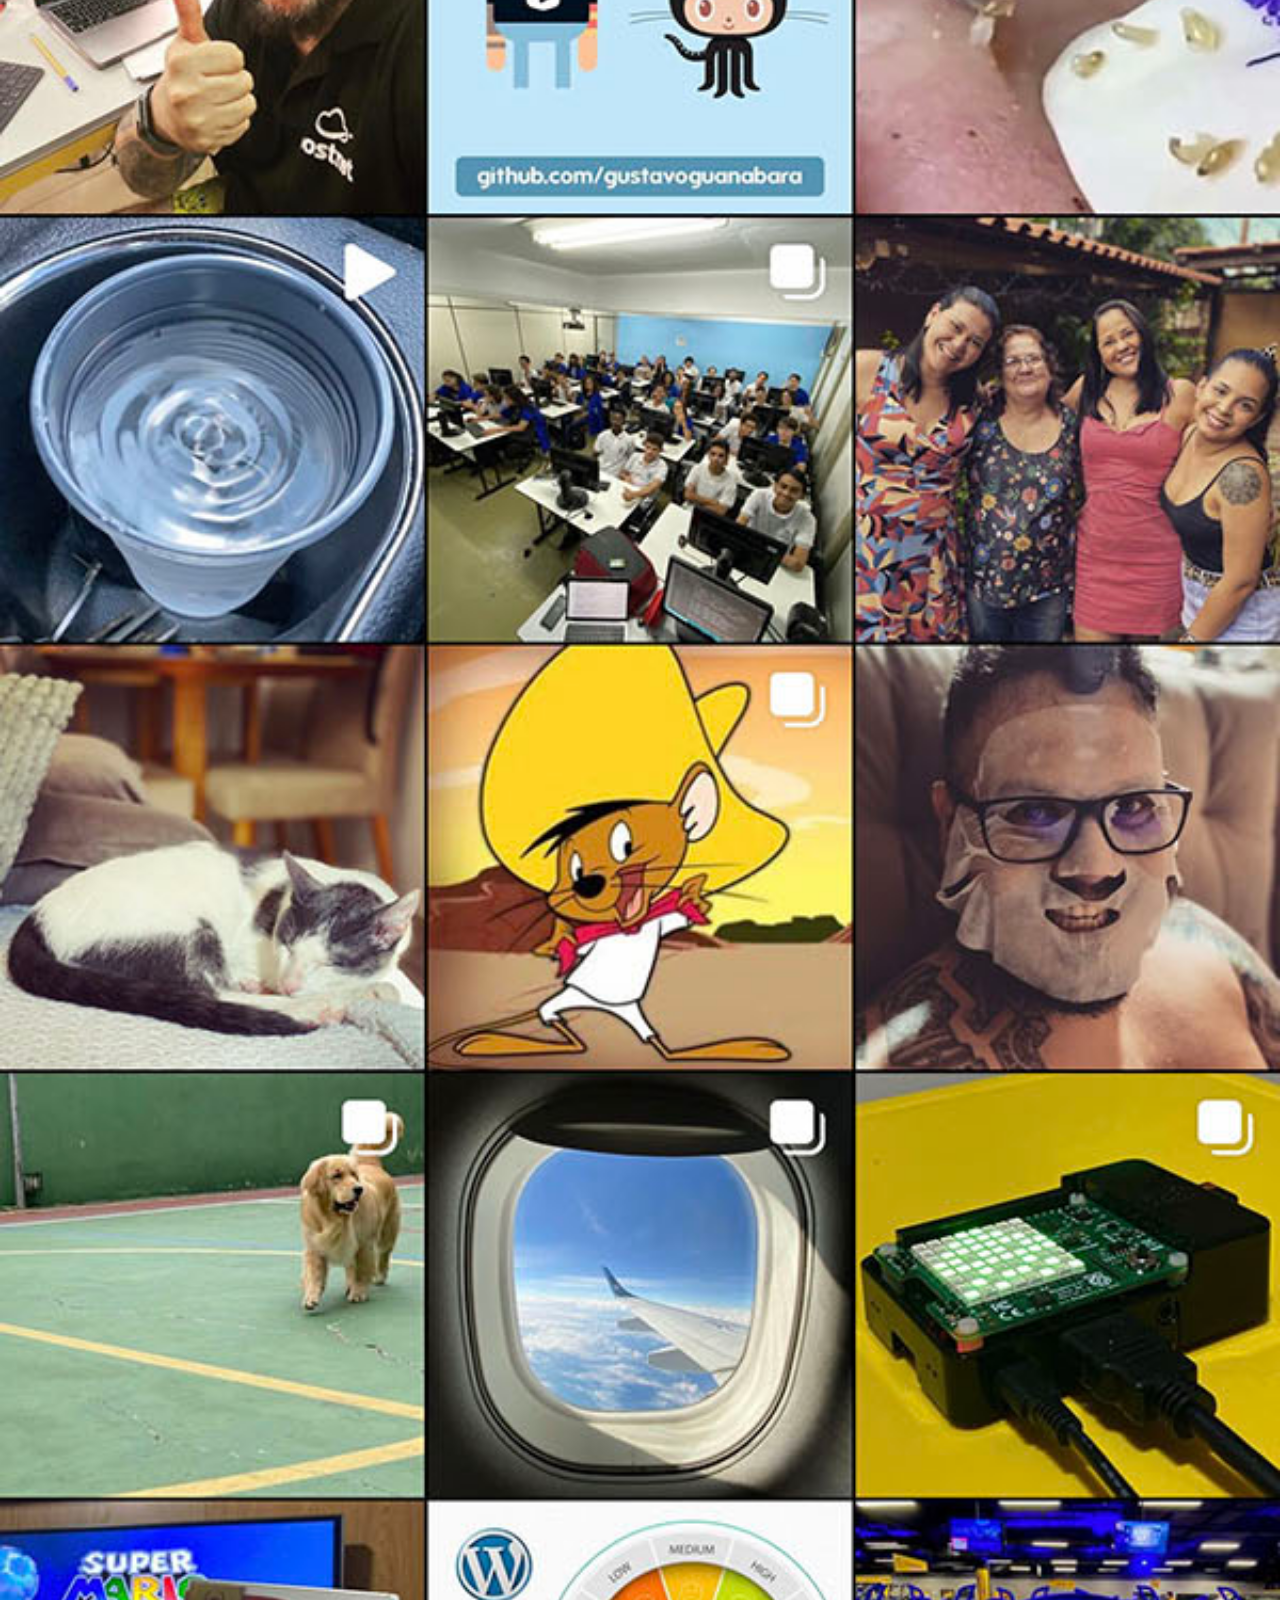
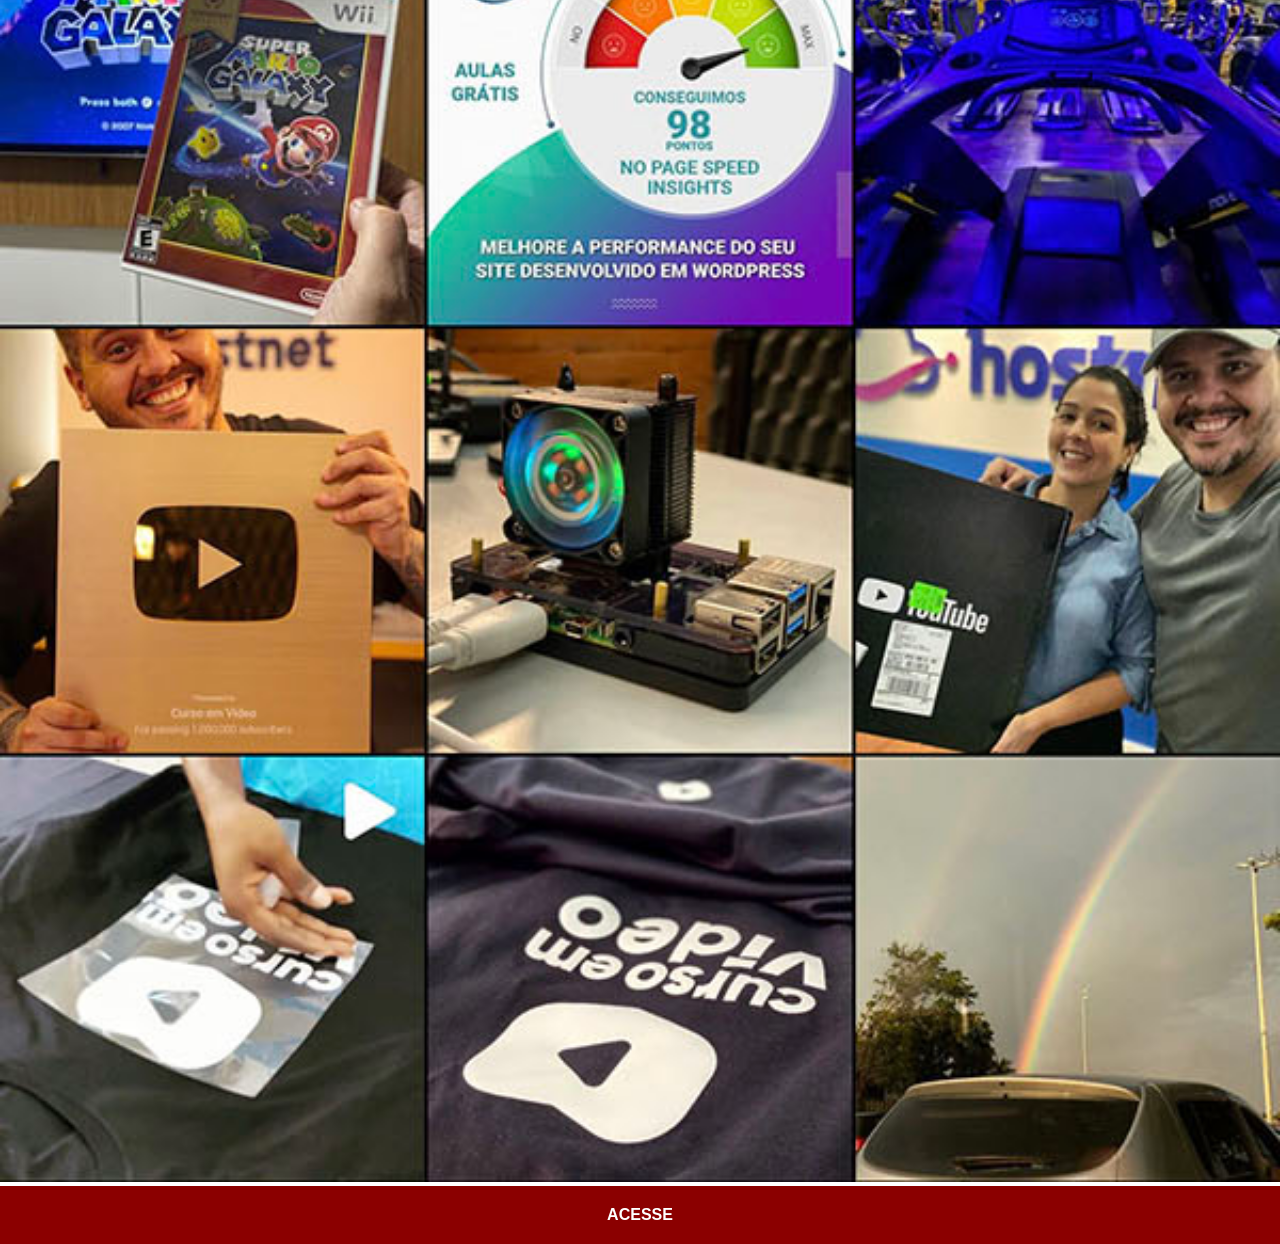
<file: instagram.html>
<!DOCTYPE html>
<html lang="pt-br">
<head>
    <meta charset="UTF-8">
    <meta name="viewport" content="width=device-width, initial-scale=1.0">
    <title>Instagram</title>
    <link rel="stylesheet" href="estilos/social.css">
</head>
<body>
        <img src="imagens/tela-instagram.jpg" alt="Instagram">
        <a href="https://www.instagram.com/" target="_blank">ACESSE</a>
</body>
</html>
</file>
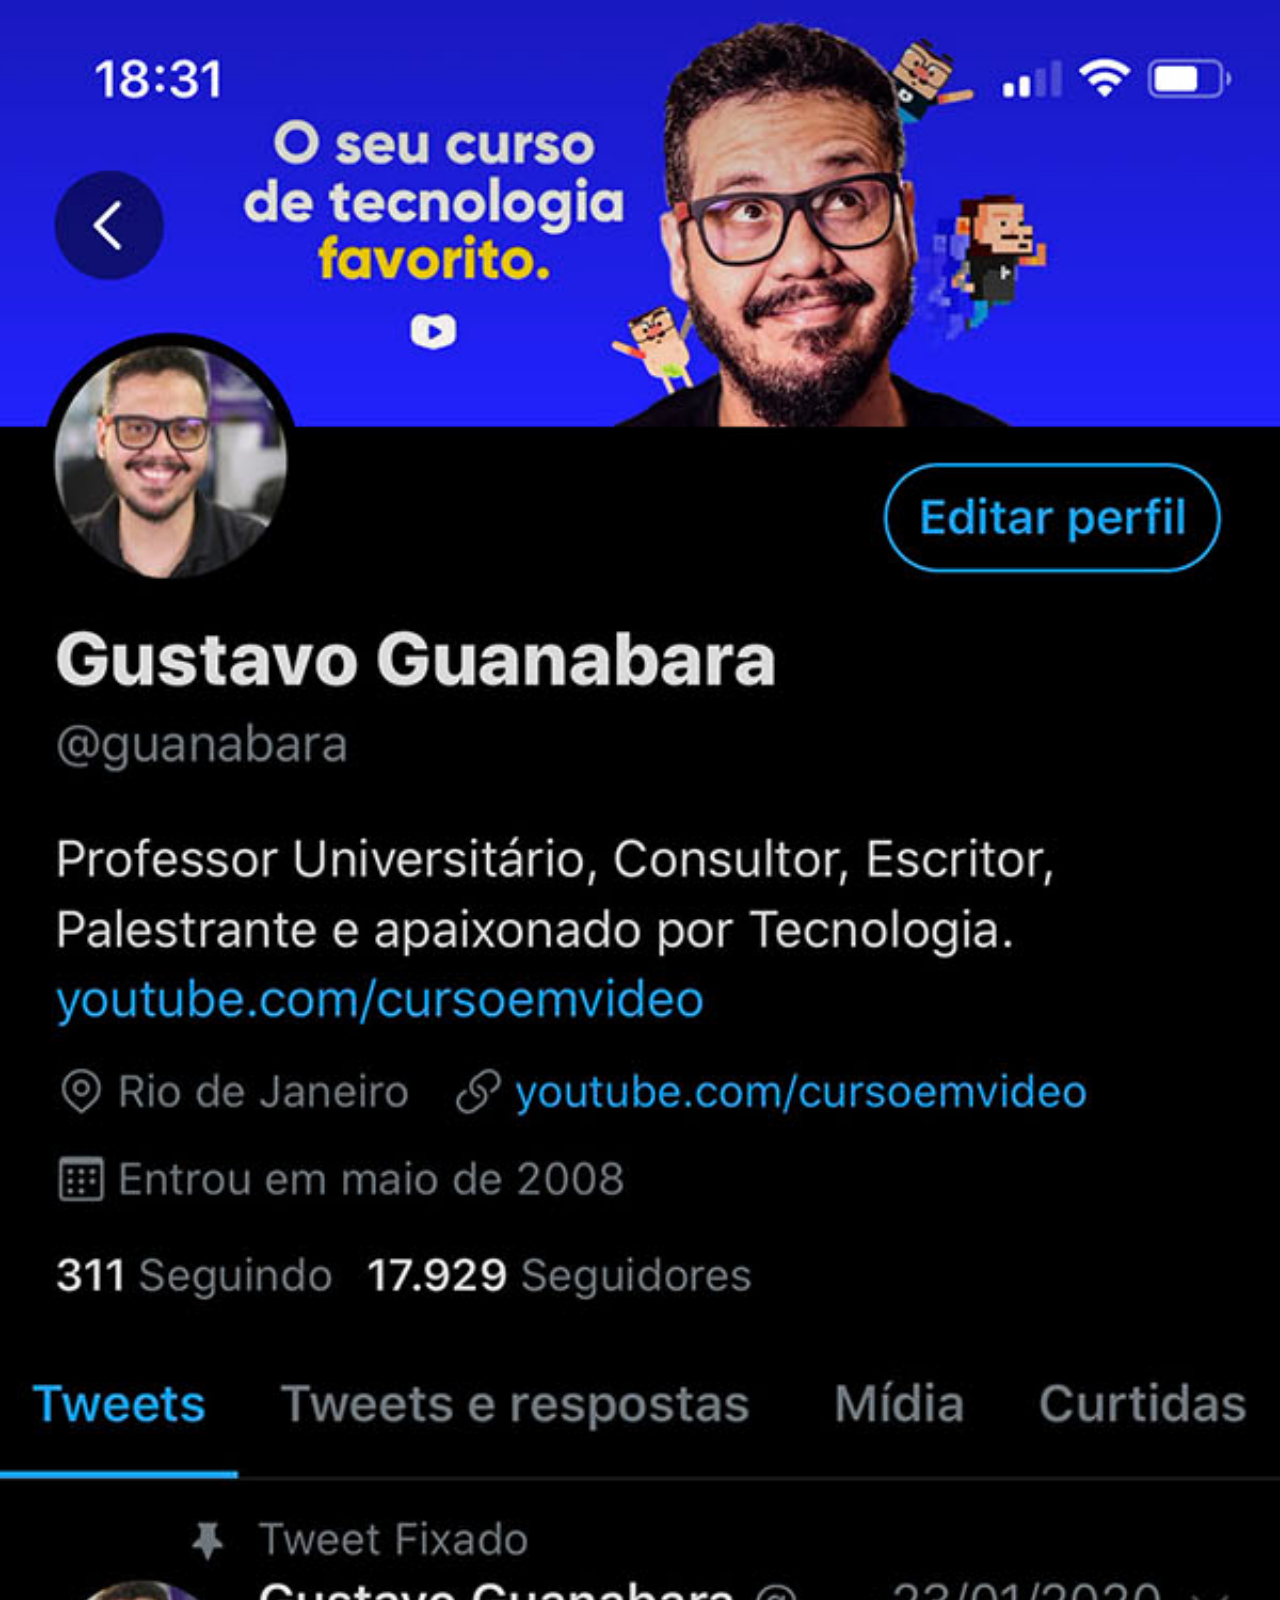
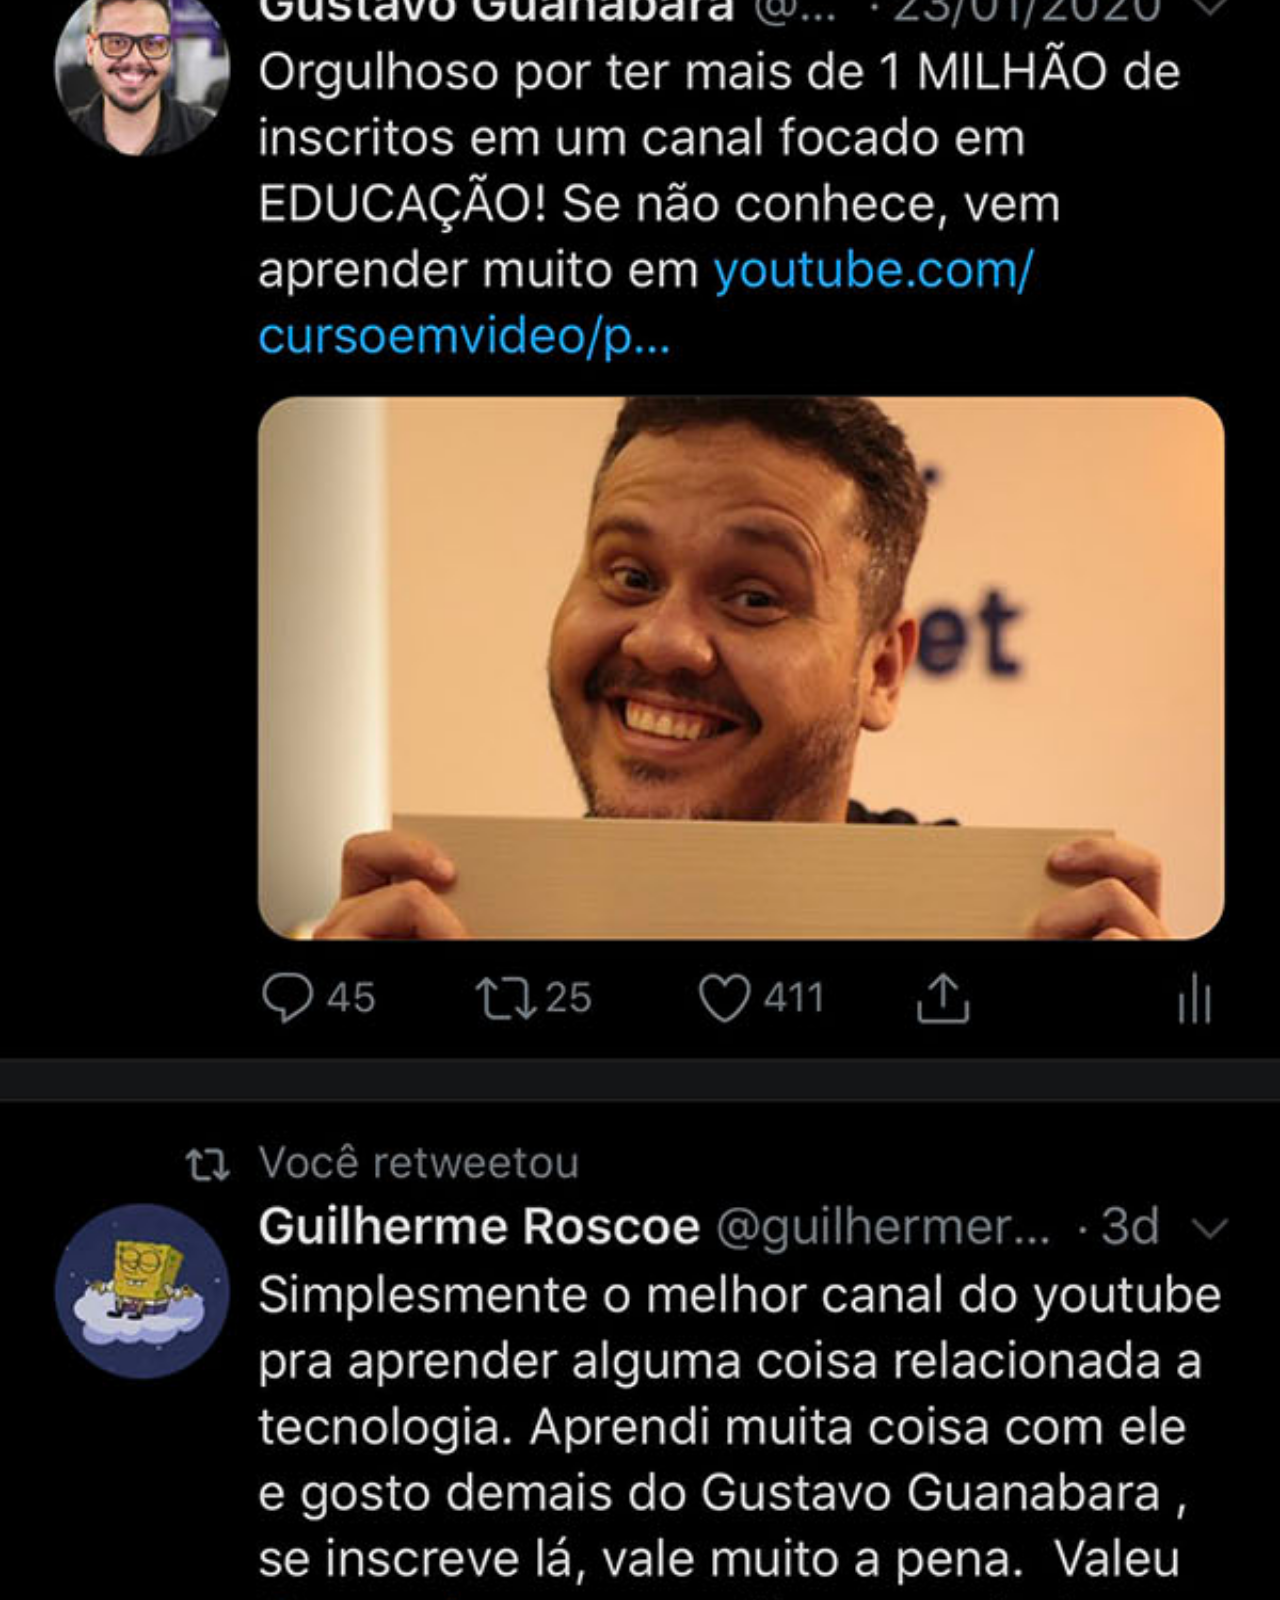
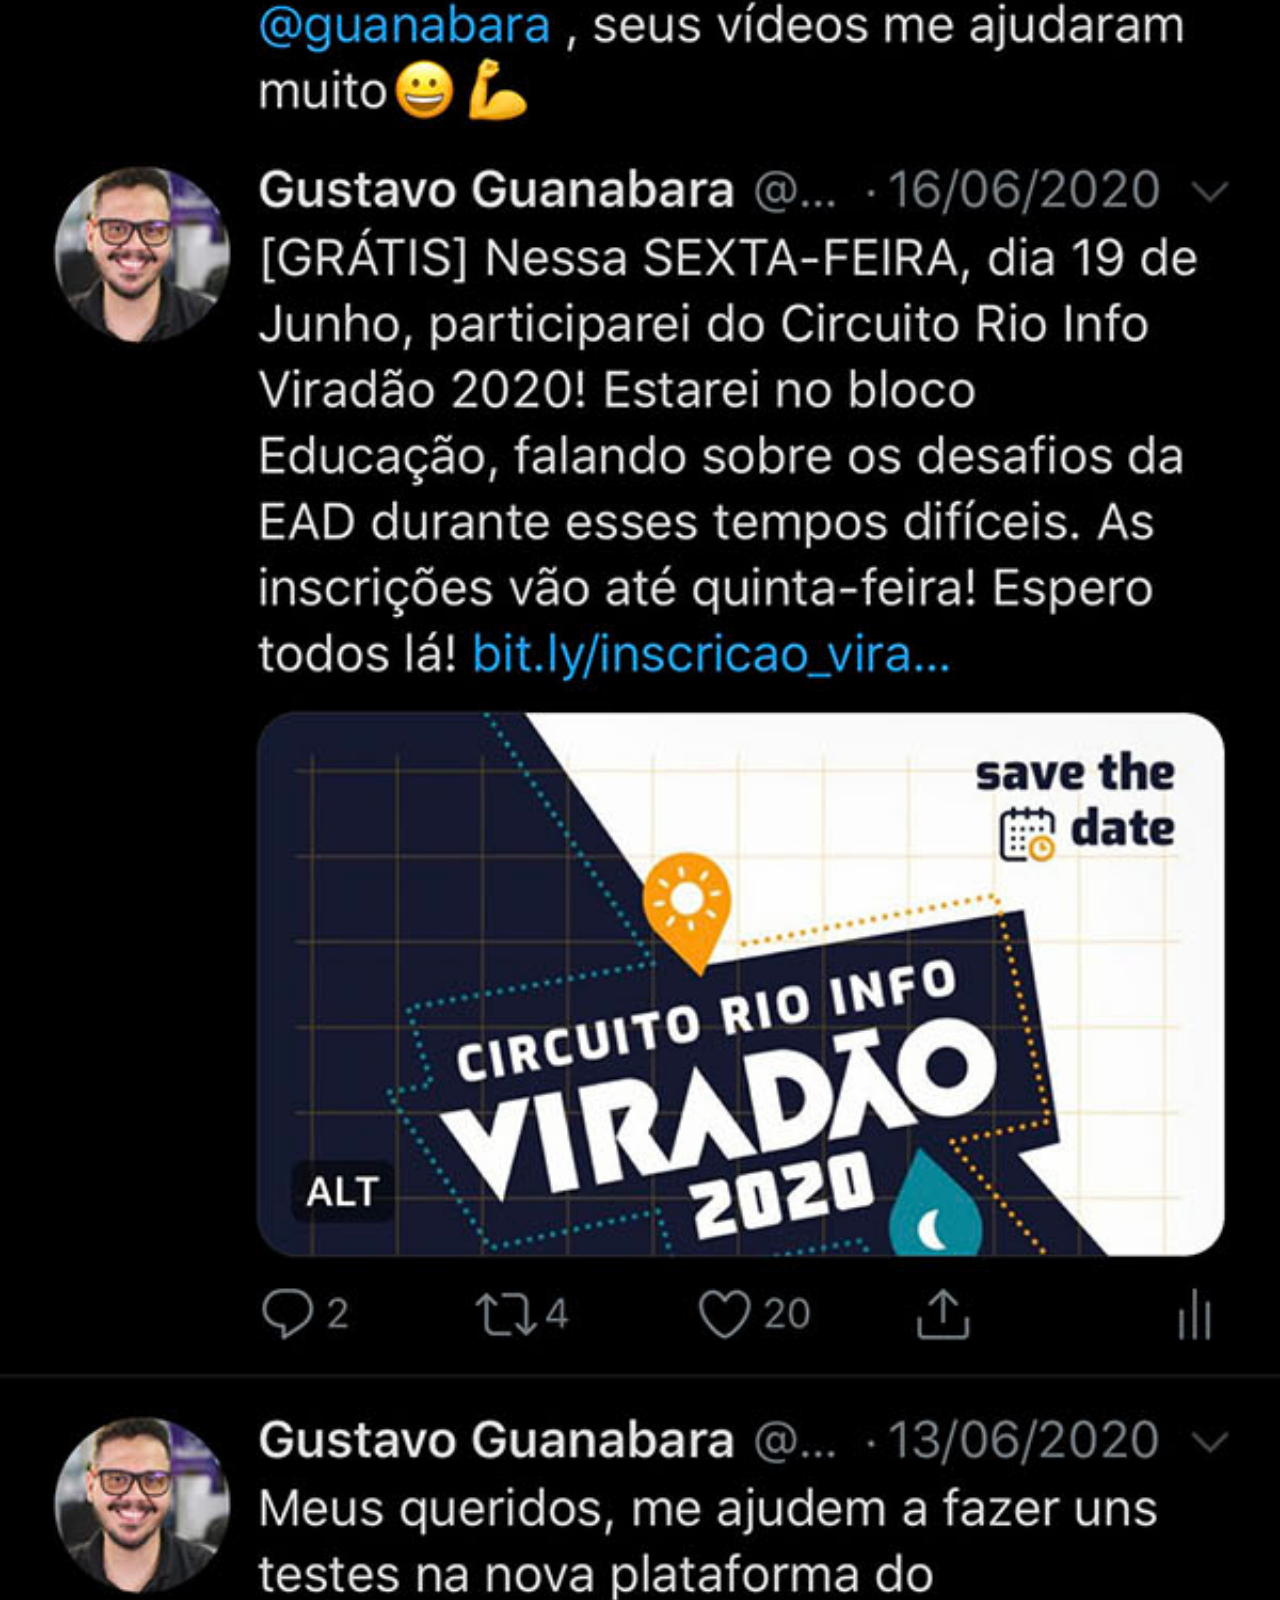
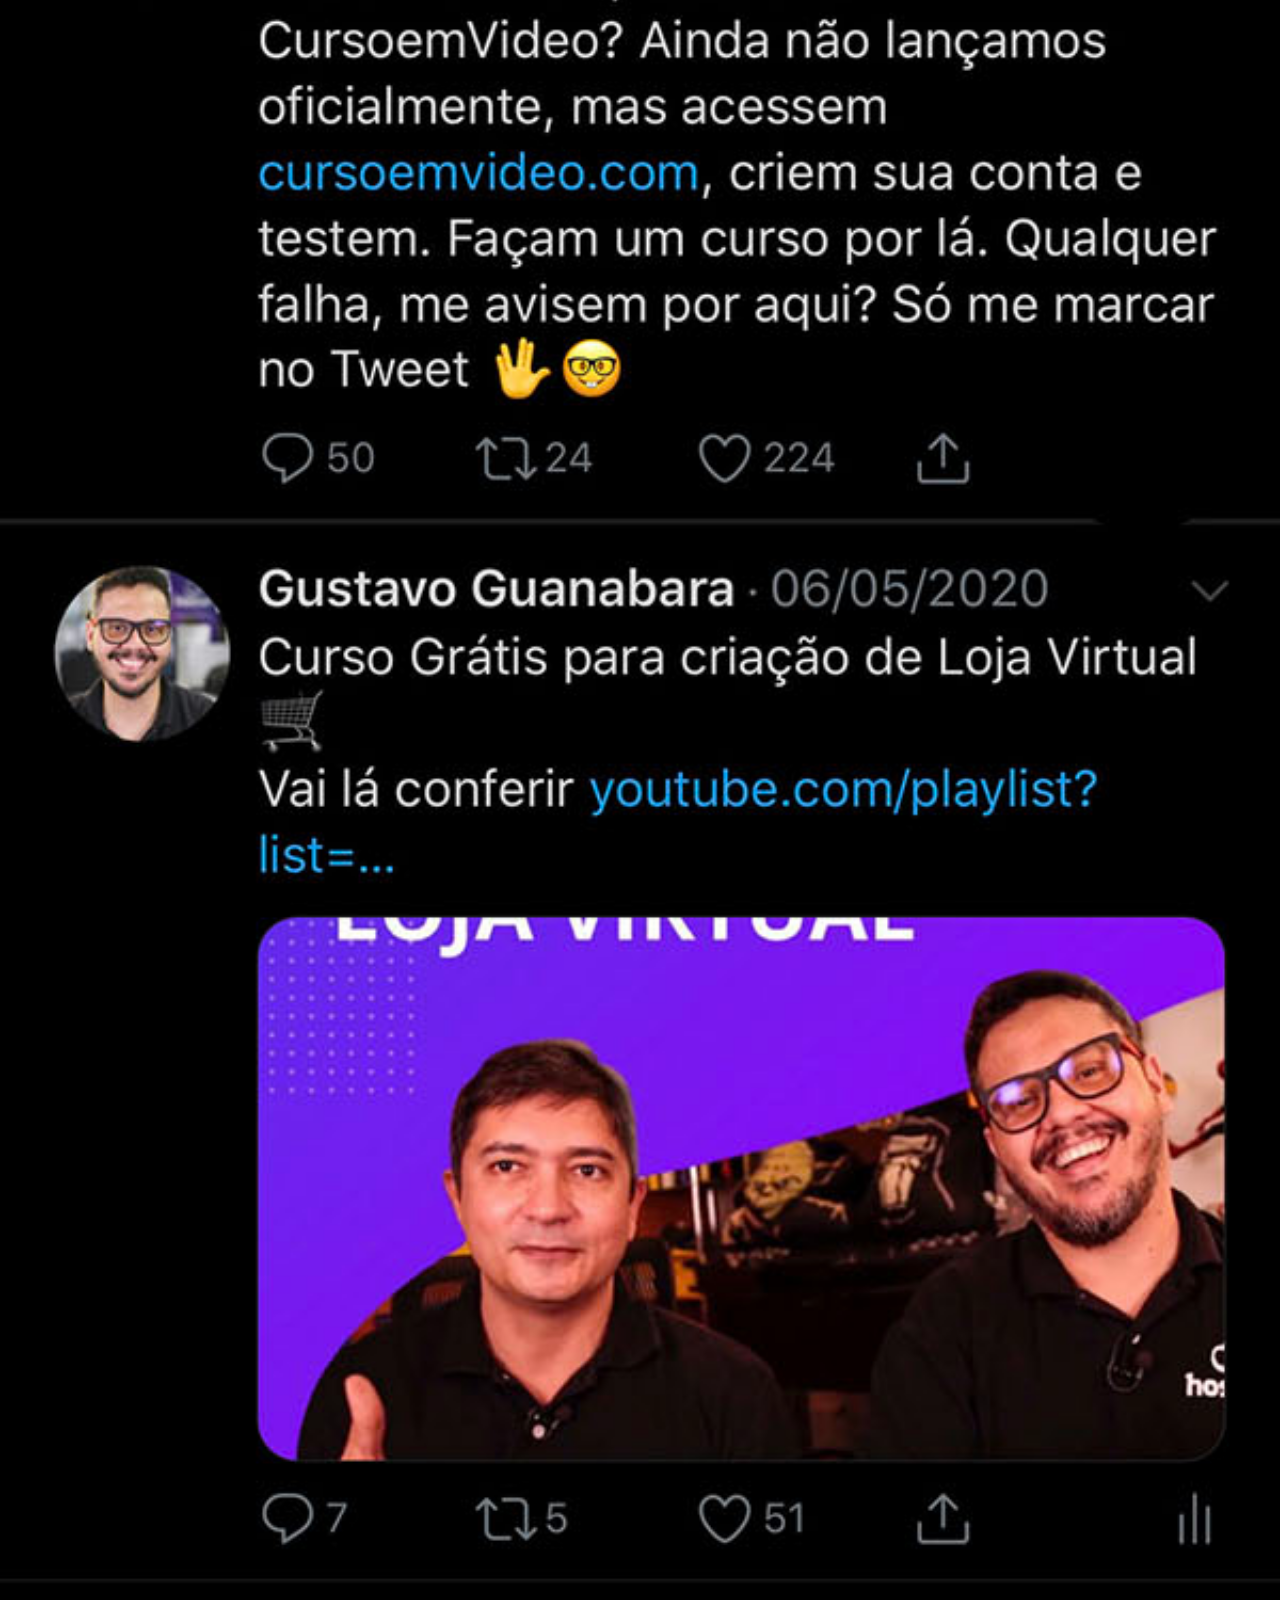
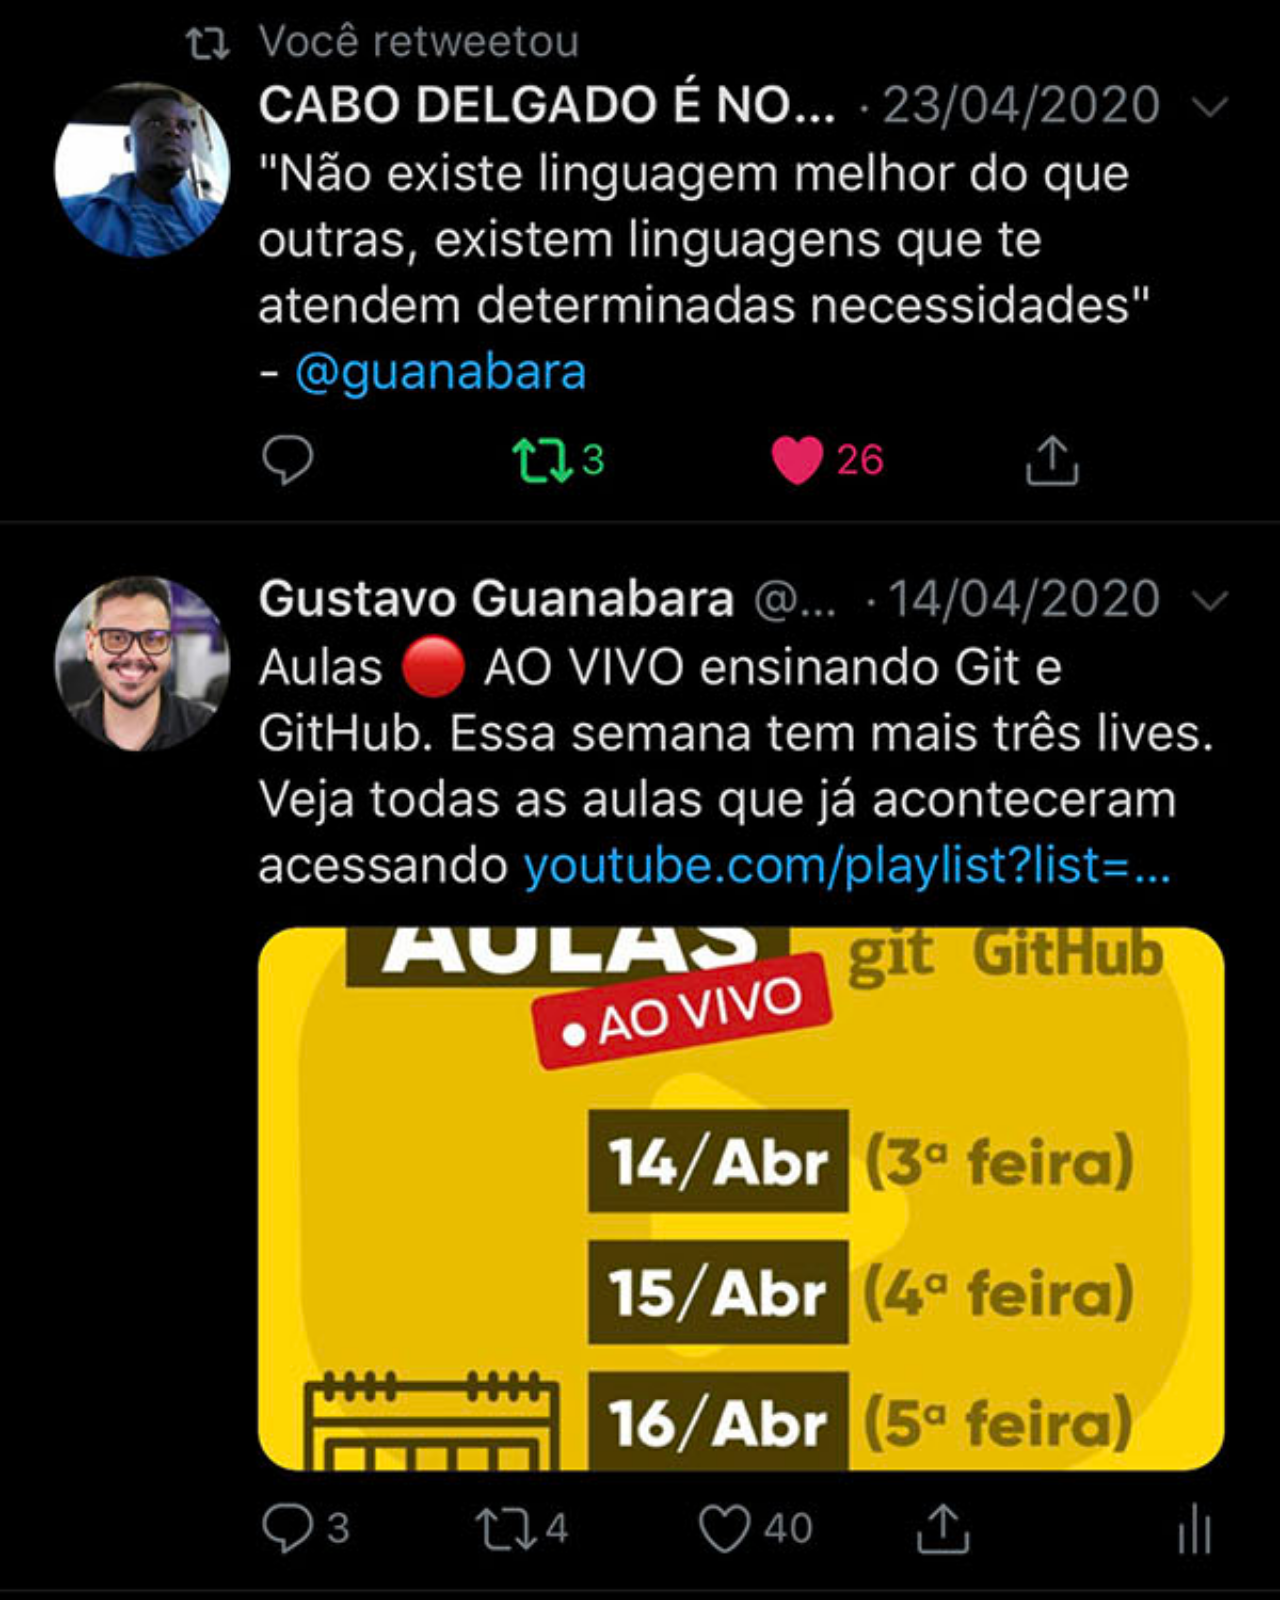
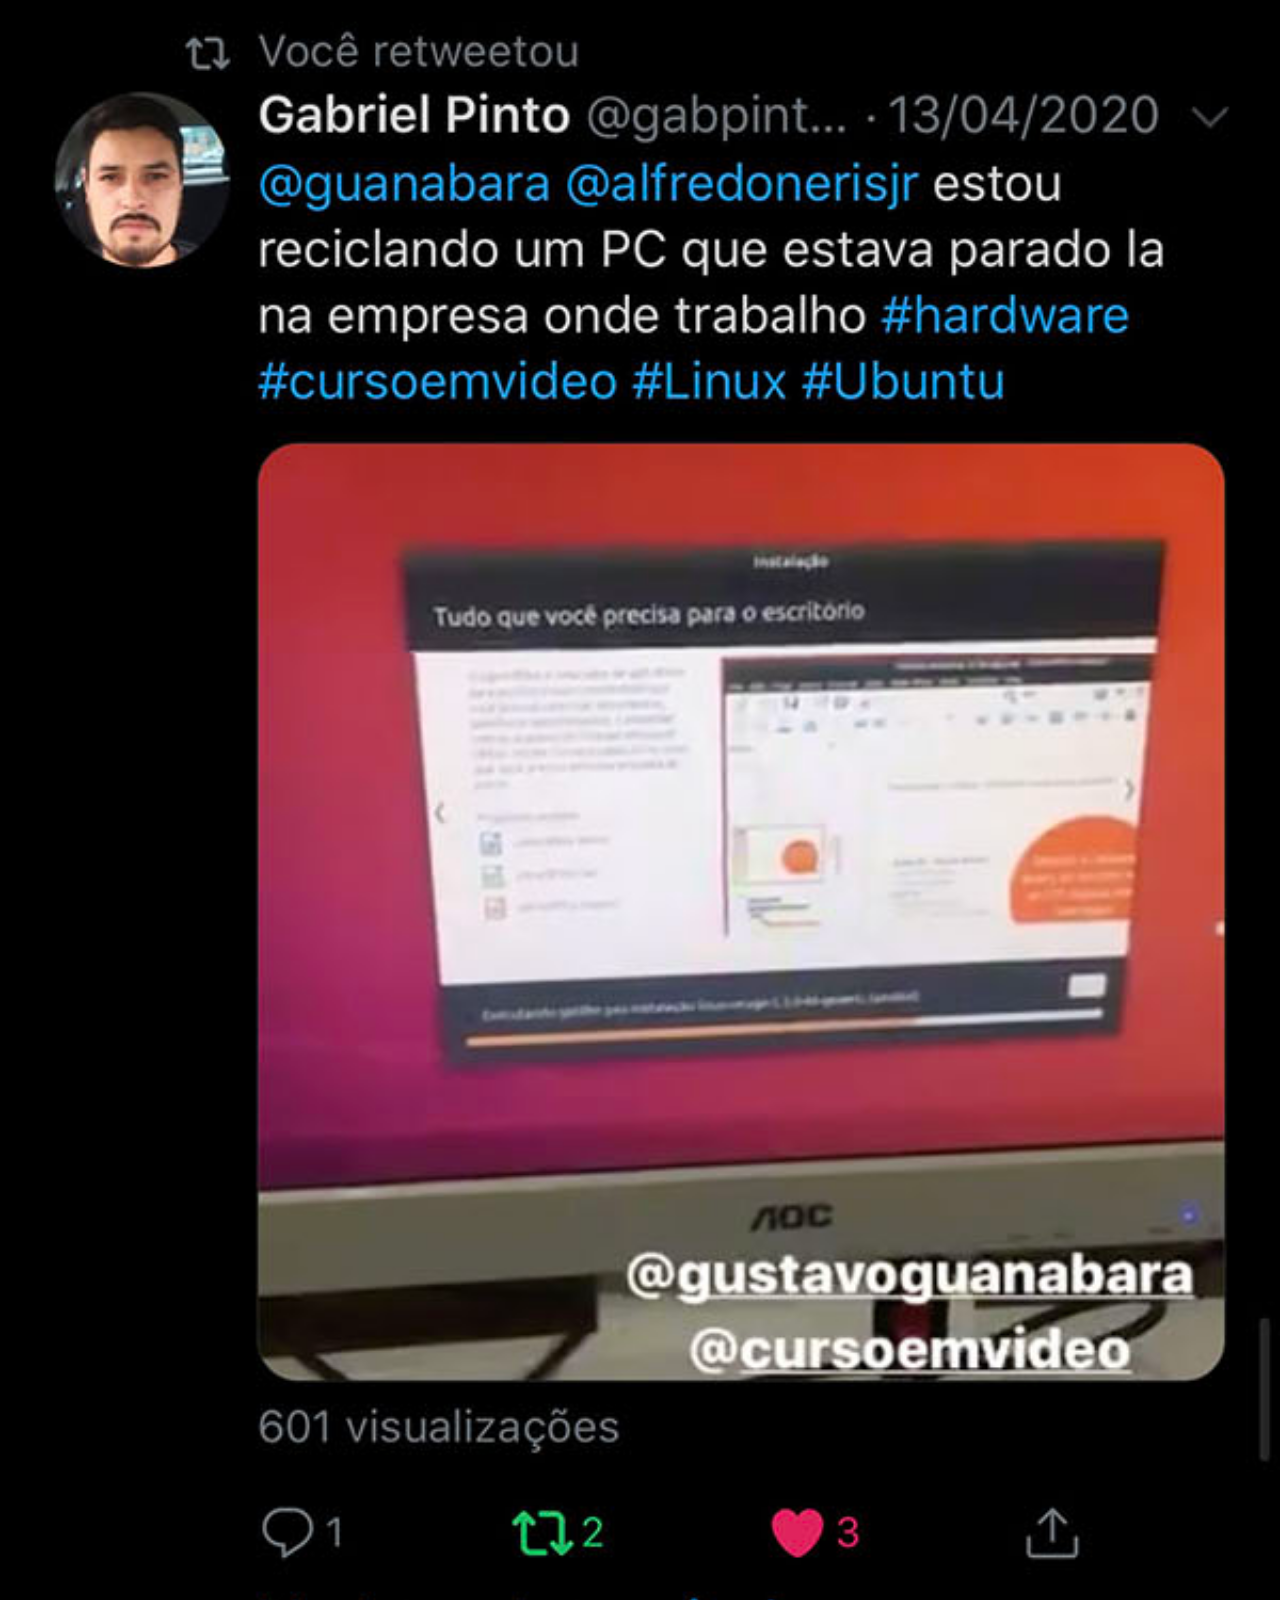
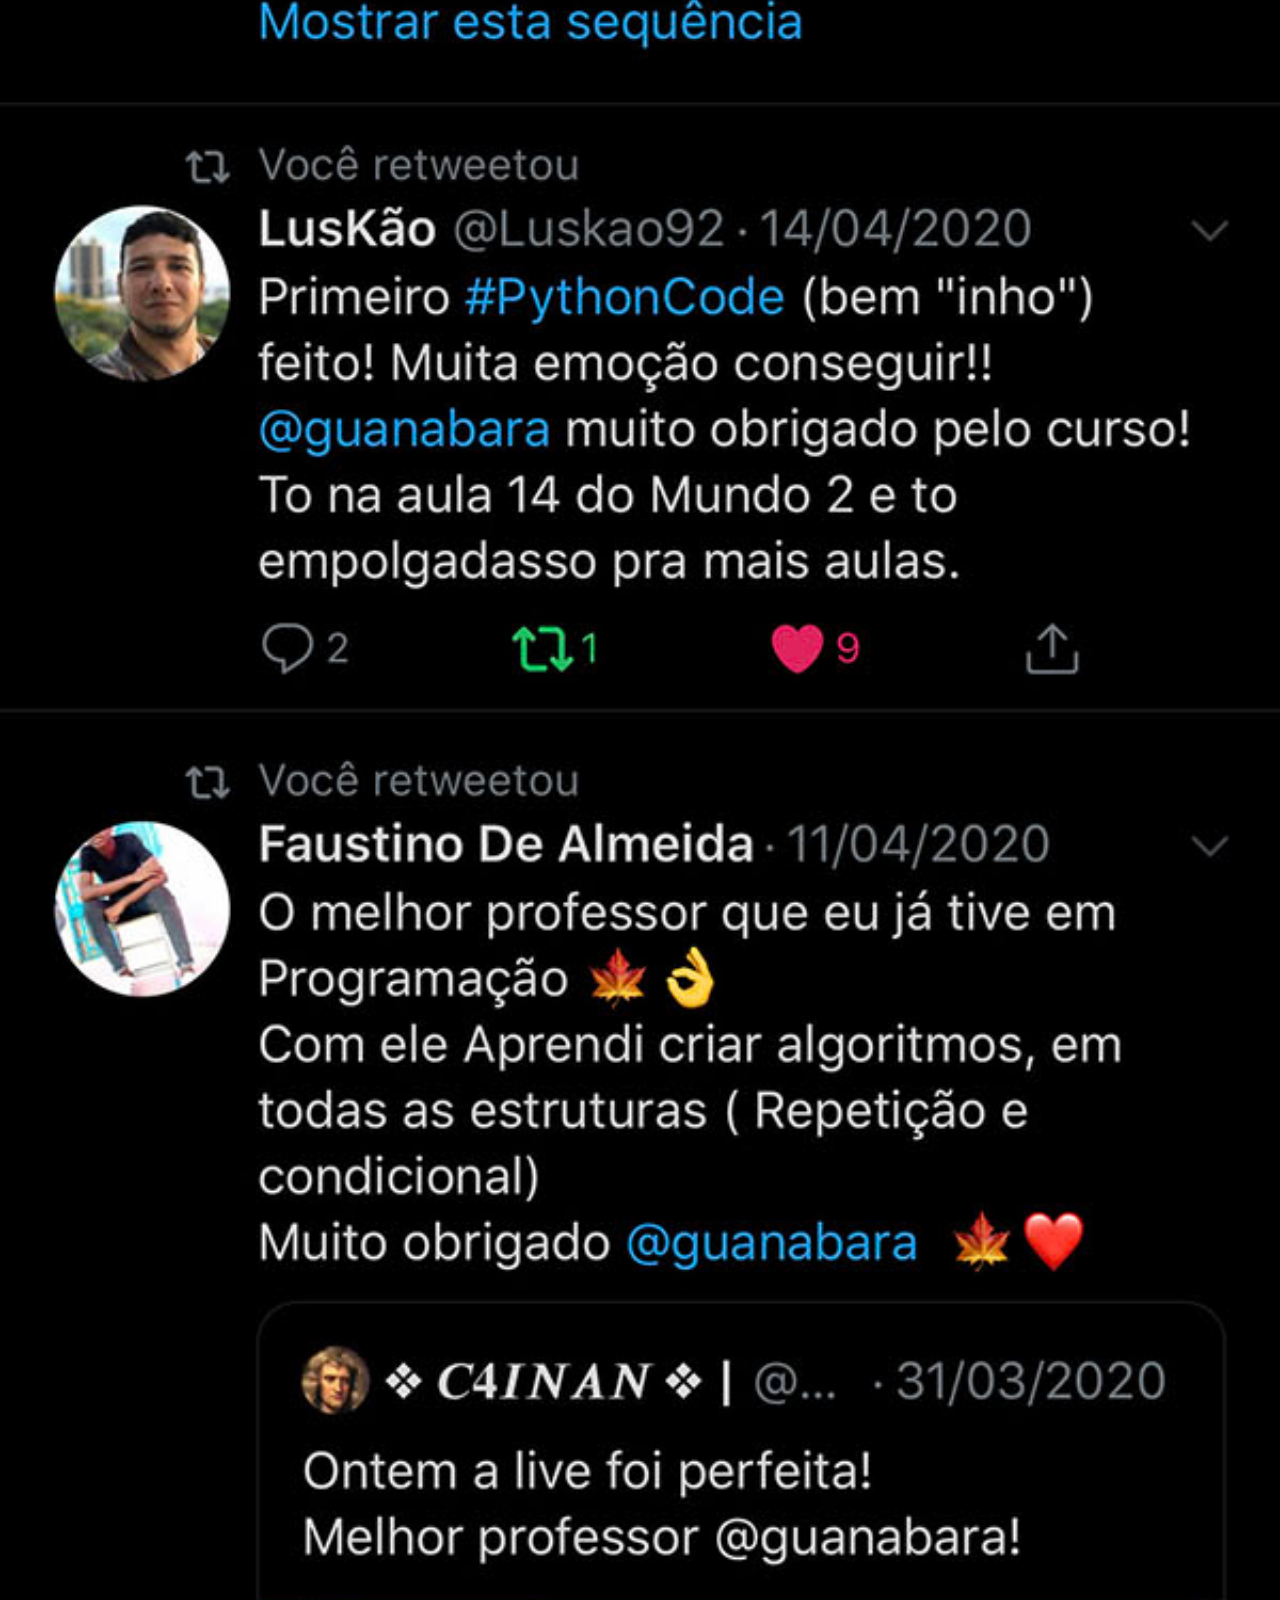
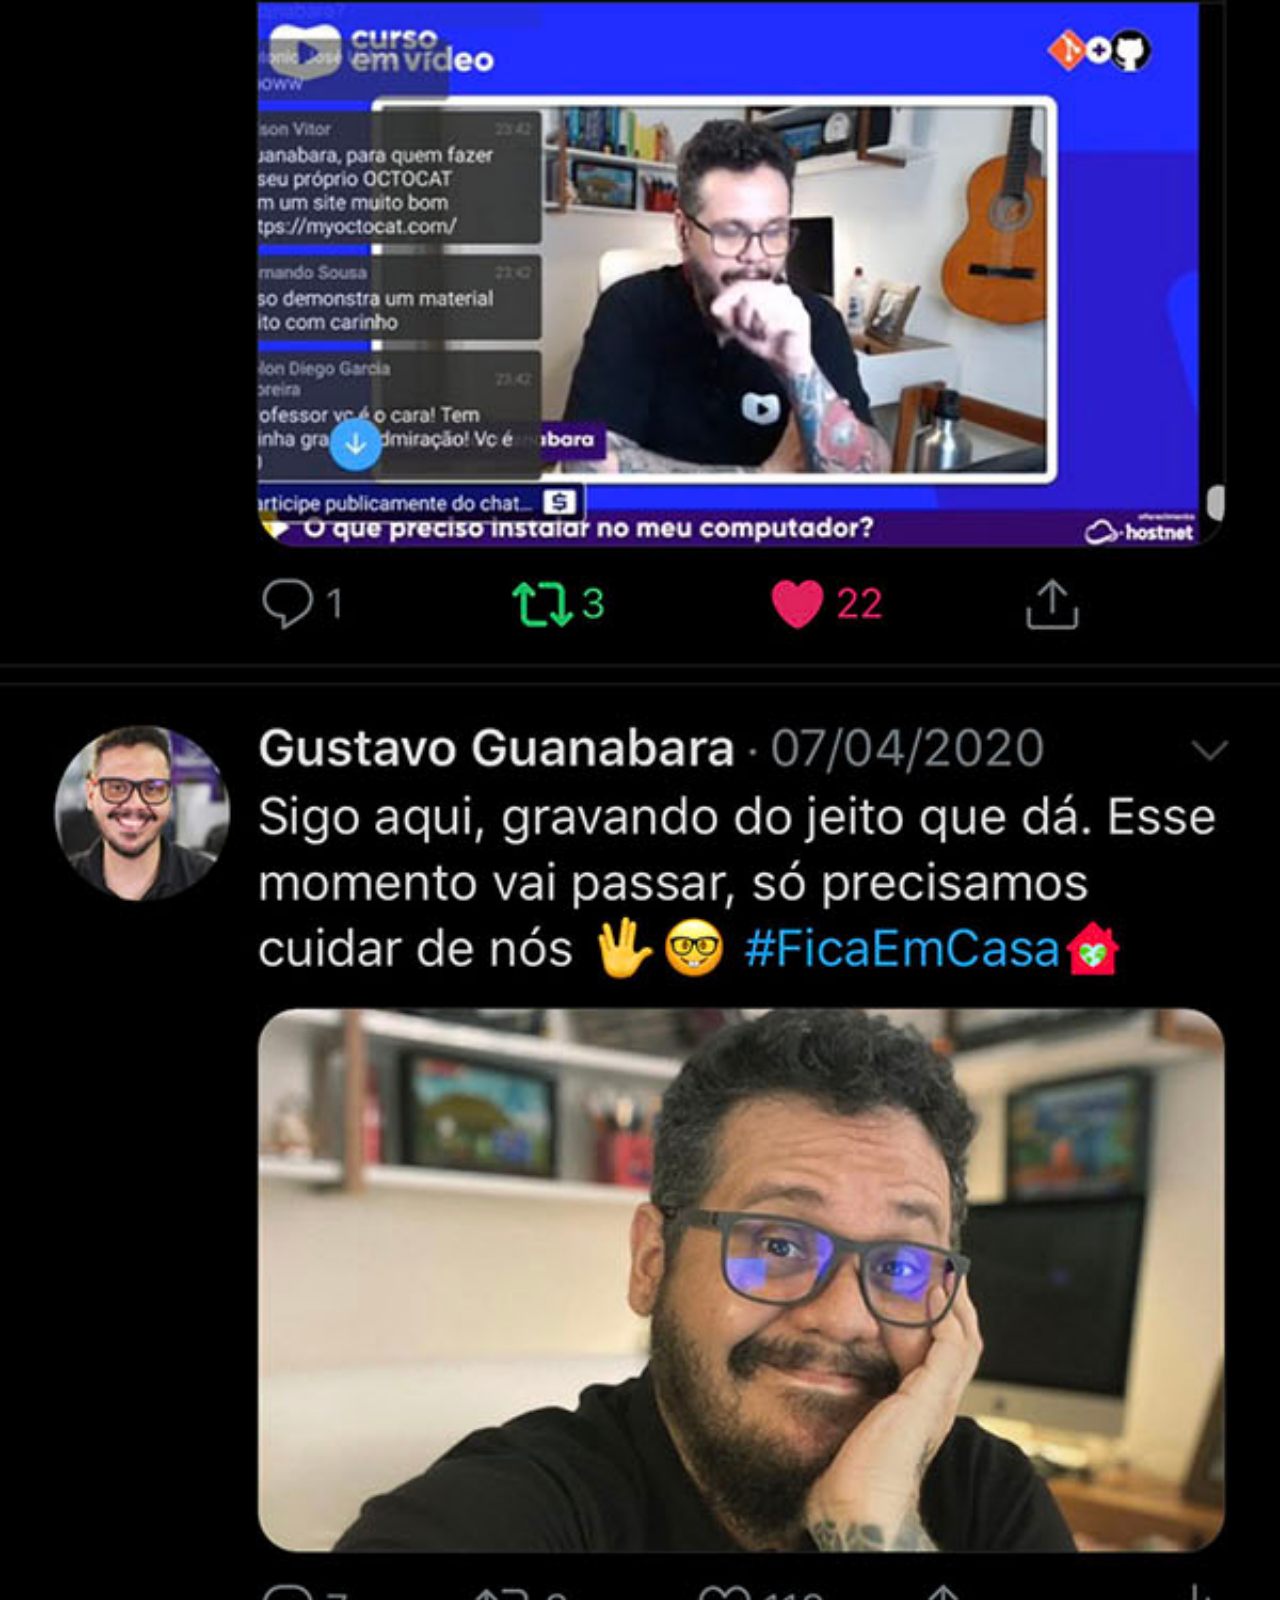
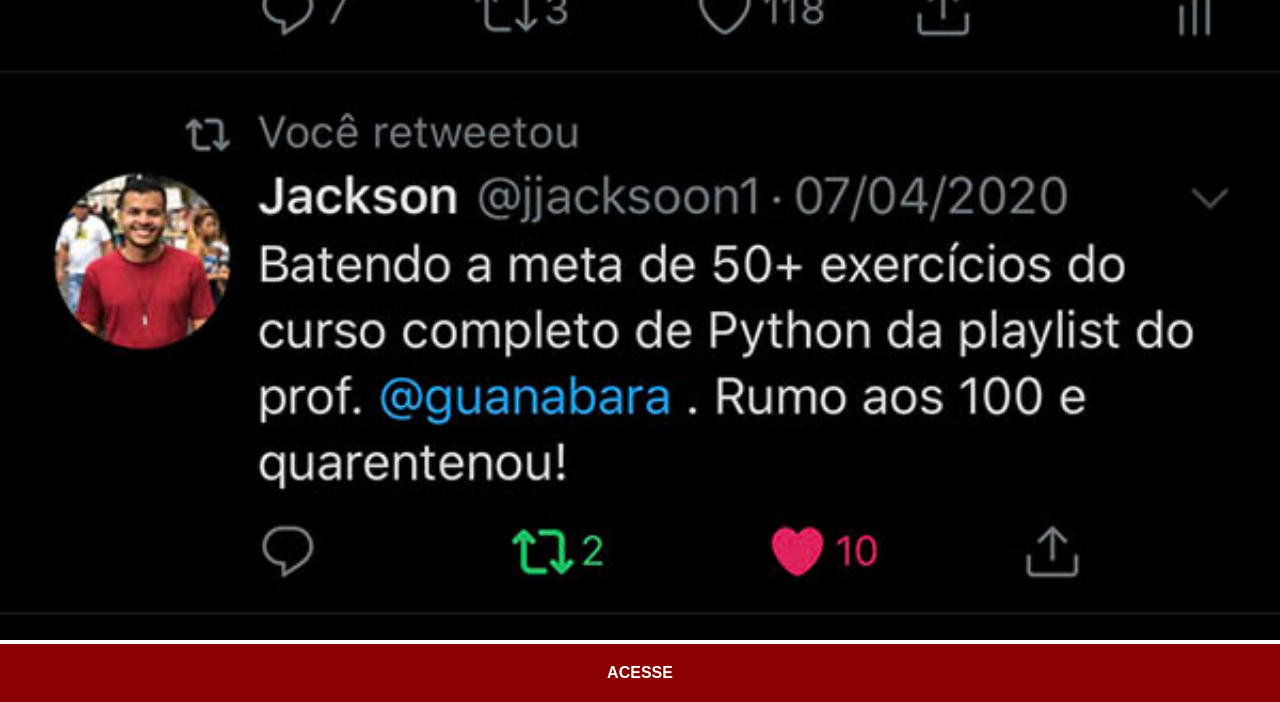
<file: twitter.html>
<!DOCTYPE html>
<html lang="pt-br">
<head>
    <meta charset="UTF-8">
    <meta name="viewport" content="width=device-width, initial-scale=1.0">
    <title>Twitter</title>
    <link rel="stylesheet" href="estilos/social.css">
</head>
<body>
        <img src="imagens/tela-twitter.jpg" alt="Twitter">
        <a href="https://x.com/?lang=pt" target="_blank">ACESSE</a>
</body>
</html>
</file>
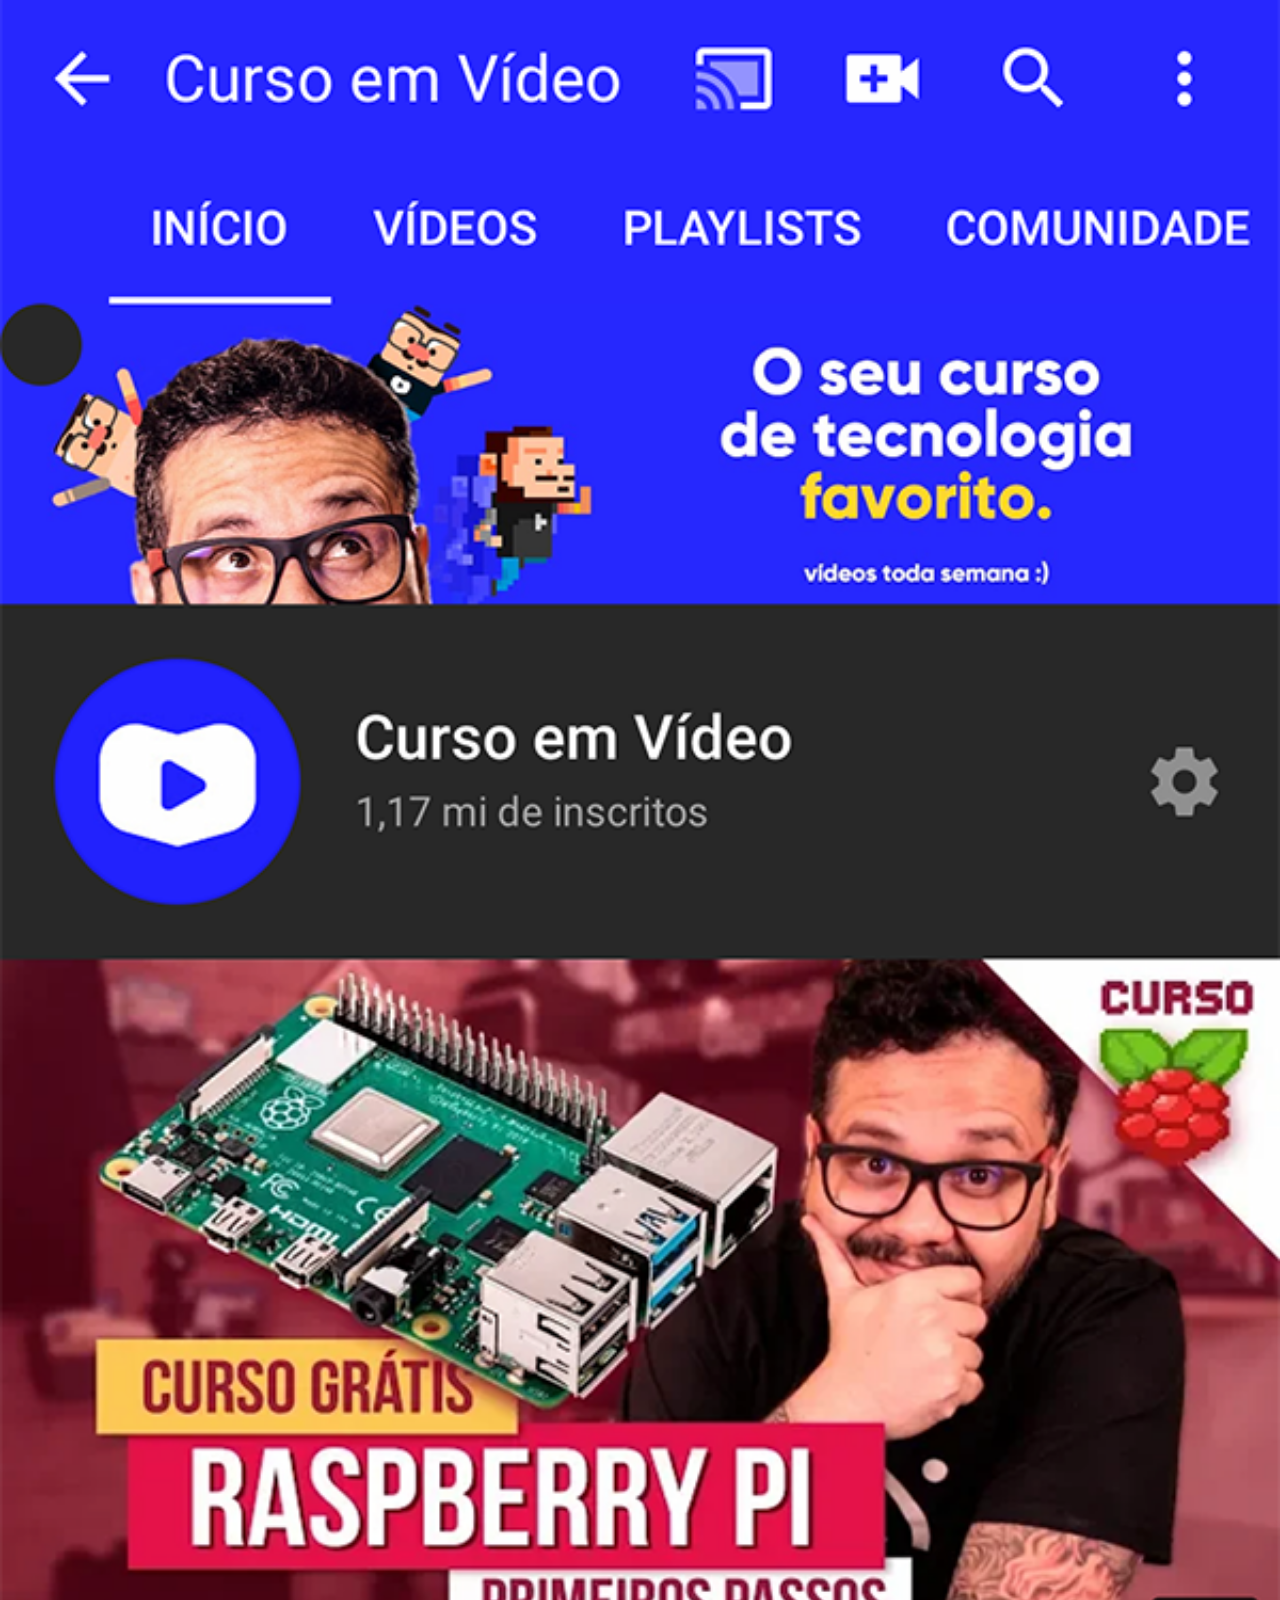
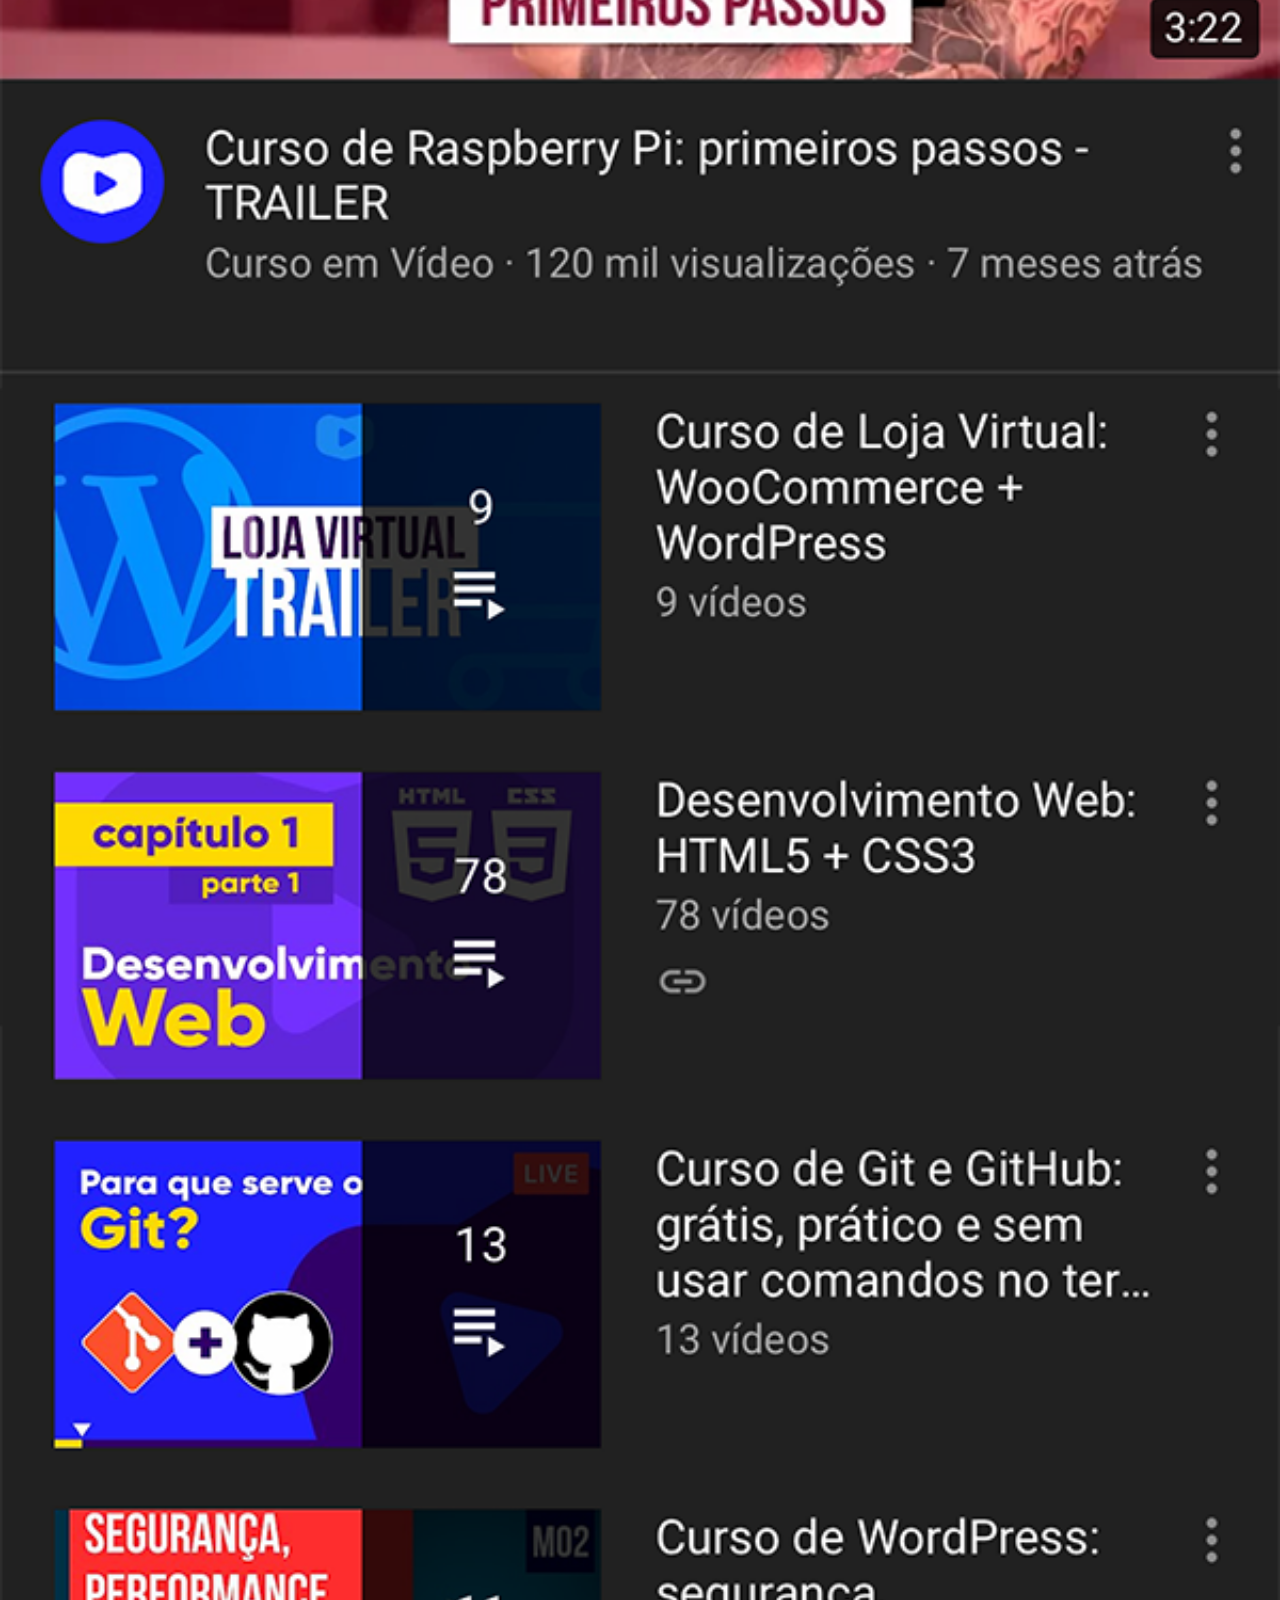
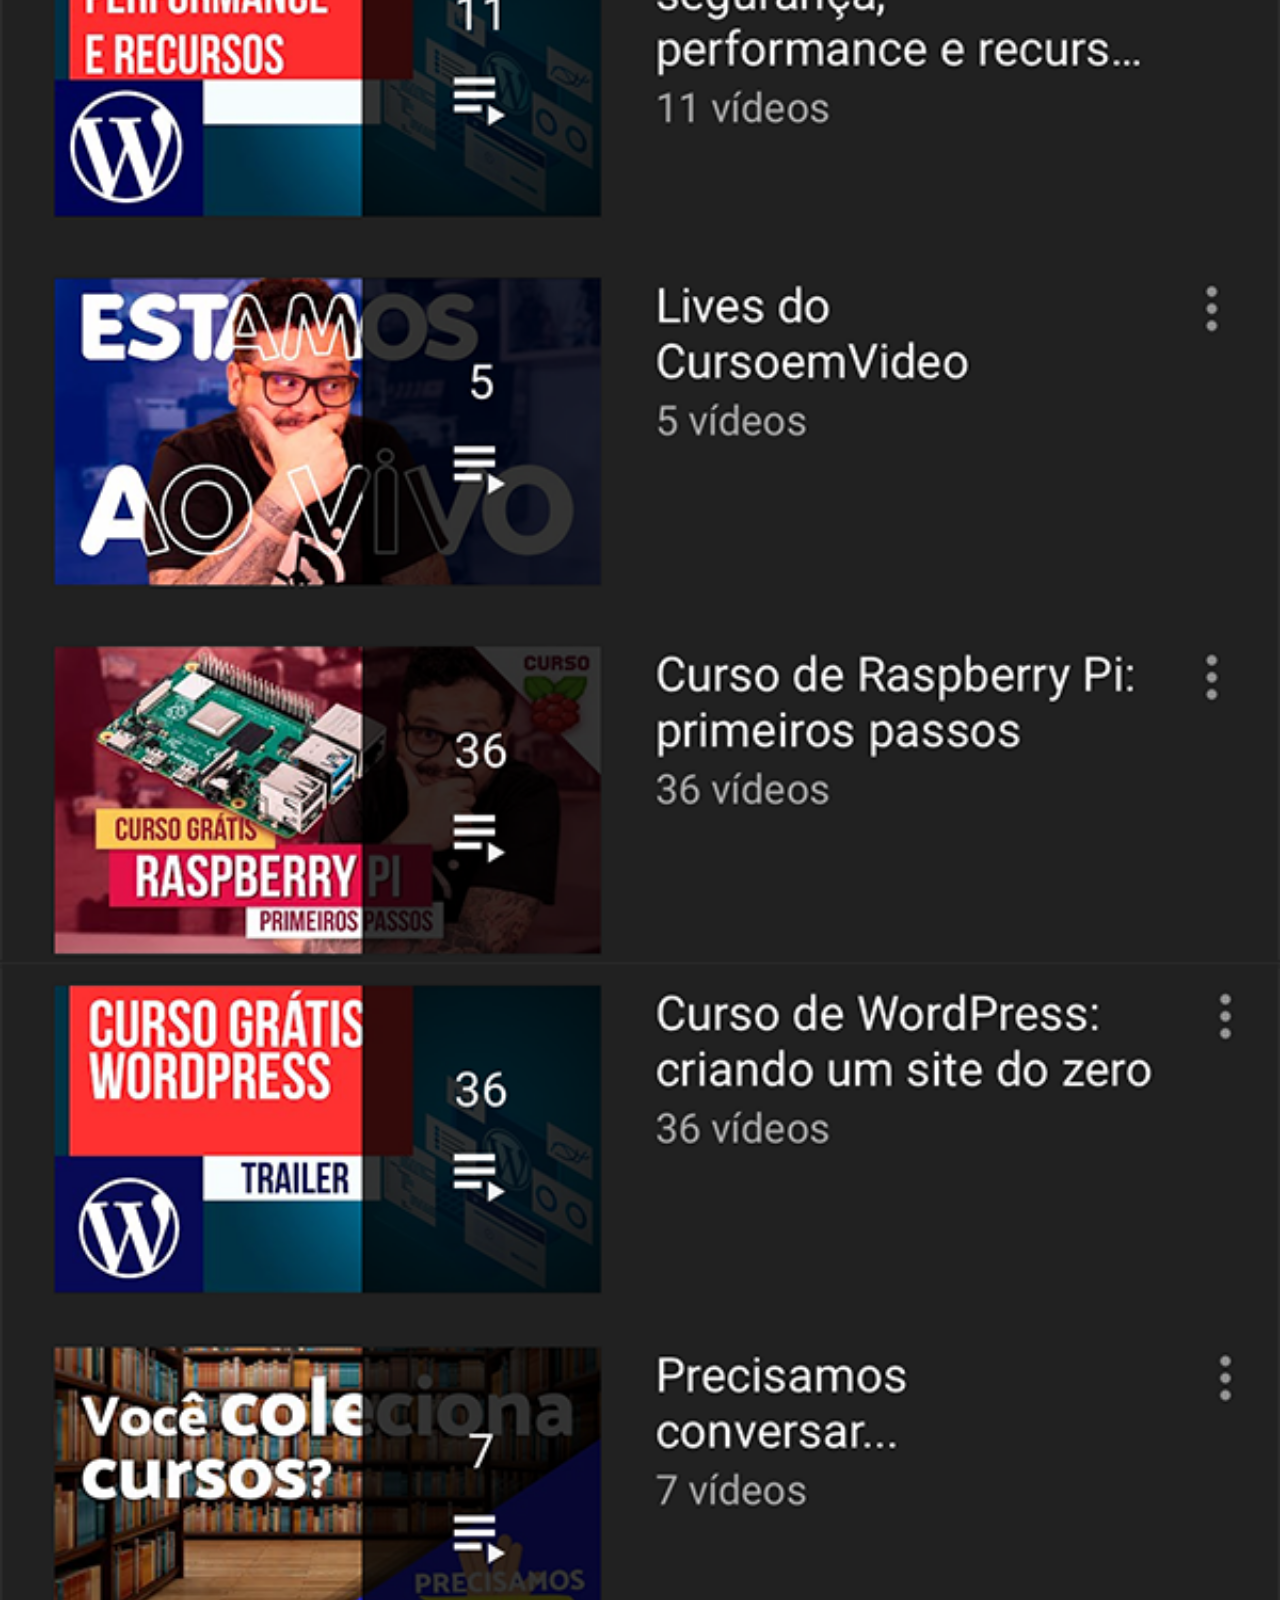
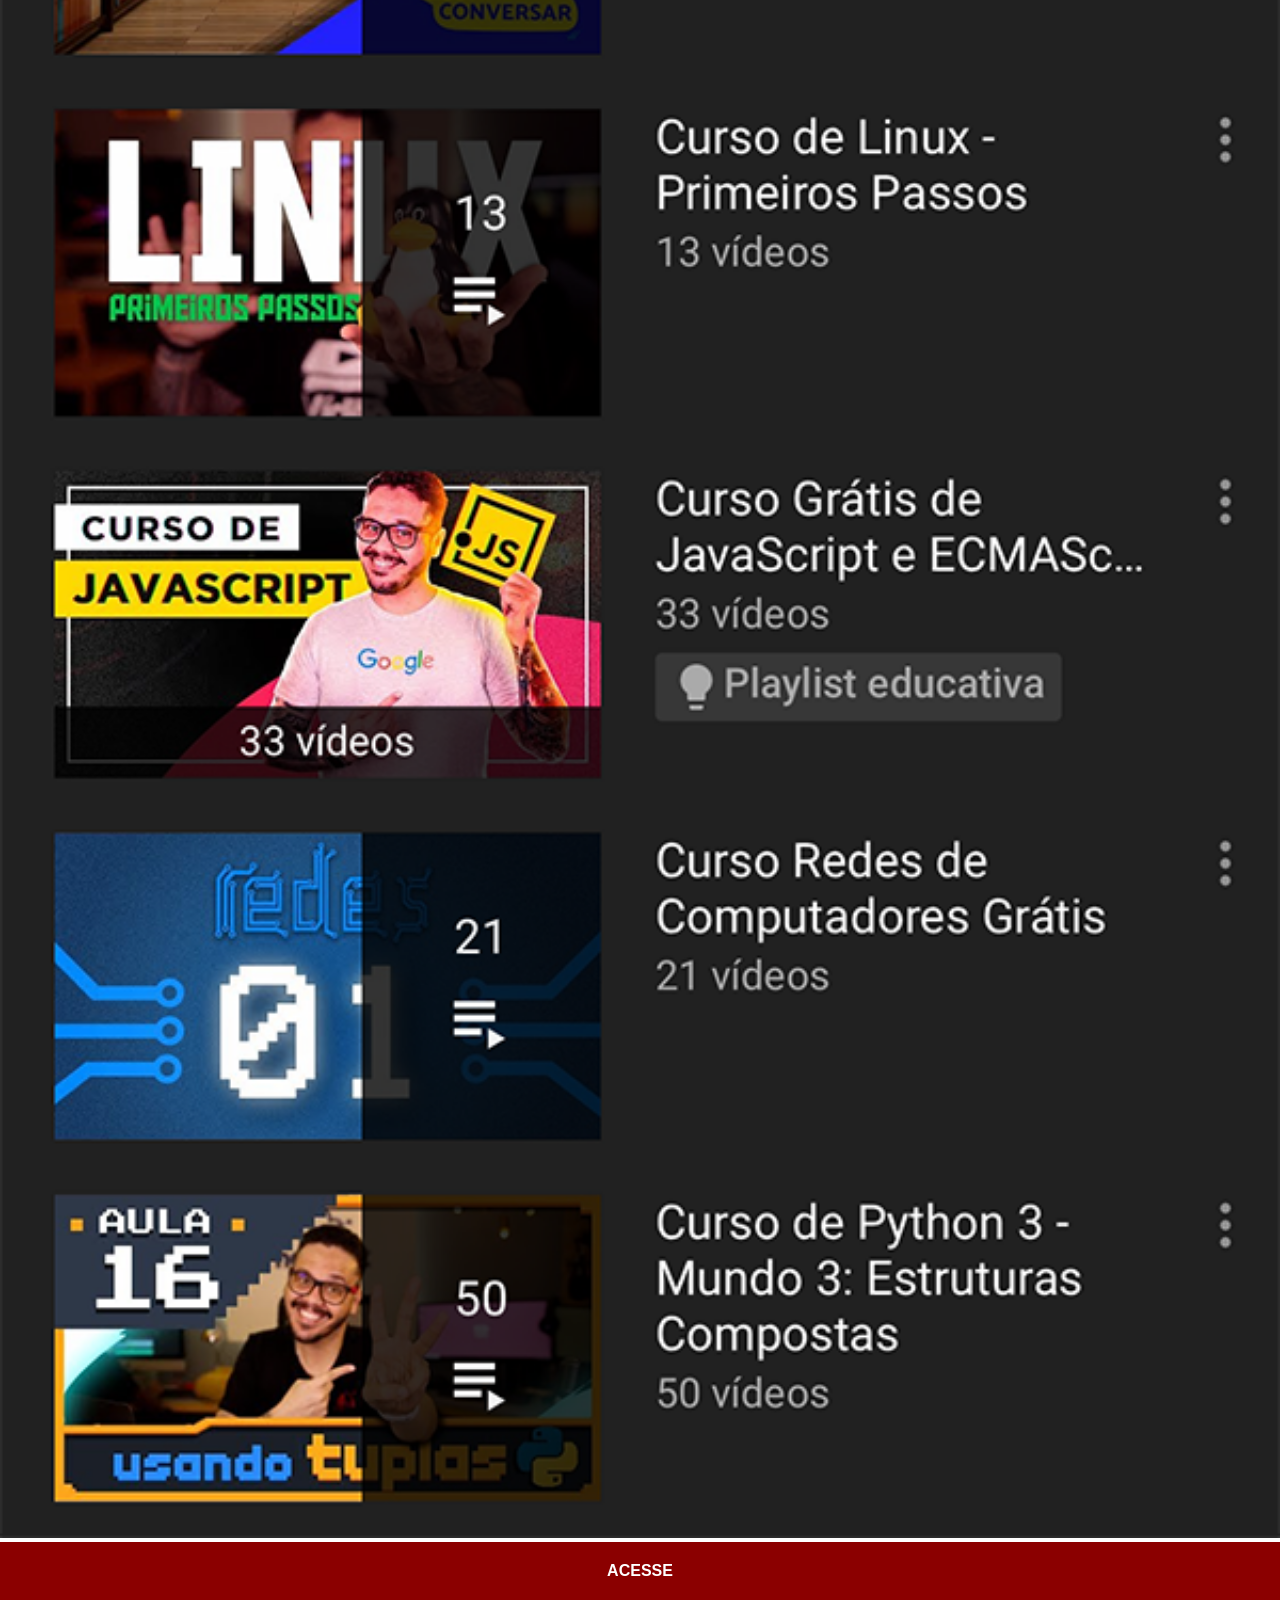
<file: youtube.html>
<!DOCTYPE html>
<html lang="pt-br">
<head>
    <meta charset="UTF-8">
    <meta name="viewport" content="width=device-width, initial-scale=1.0">
    <title>YouTube</title>
    <link rel="stylesheet" href="estilos/social.css">
</head>
<body>
        <img src="imagens/tela-youtube.png" alt="YouTube">
        <a href="https://www.youtube.com/@cursoemvideo/playlists" target="_blank">ACESSE</a>
</body>
</html>
</file>
<file: estilos/style.css>
@charset "UTF-8";

* {
    margin: 0;
    padding: 0;
    font-family: Arial, Helvetica, sans-serif;
}

html, body {
    width: 100vw;
    height: 100vh;
    background-color: black;
}

body {
    background: url("../imagens/fundo-madeira.jpg") no-repeat top center;
    background-size: cover;
    background-attachment: fixed;
}

main {
    position: relative;
    height: 100vh;    
}

section#telefone {    
    position: absolute;
    top: 50%;
    left: 50%;
    transform: translate(-50%, -50%);
    width: 311px;
    height: 627px;
    background: url("../imagens/frame-iphone.png") no-repeat;
}

iframe#tela {
    position: relative;
    top: 80px;
    left: 22px;
    width: 267px;
    height: 471px;
}

section#redes-sociais {
    display: flex;
    flex-direction: column;
    justify-content: flex-end;
    align-items: flex-end;
}

section#redes-sociais img {
    width: 50px;
    margin: 10px;
    border-radius: 50%;
    box-shadow: 2px 2px 5px rgba(0, 0, 0, 0.418);
    box-sizing: border-box;
}

section#redes-sociais a:hover {
    border: 2px solid rgba(255, 255, 255, 0.636);
    transform: translate(-3px, -3px);
    box-shadow: 5px 5px 10px rgba(0, 0, 0, 0.616);
    transition: tranform 0.3s, border 1s;
}
</file>
<file: estilos/social.css>
@charset "UTF-8";

* {
    margin: 0;
    padding: 0;
    font-family: Arial, Helvetica, sans-serif;
}

::-webkit-scrollbar {
    width: 0;
    height: 0;
}

img {
    width: 100vw;
}

a {
   display: block;
   background-color: darkred;
   padding: 20px;
   text-align: center;
   font-weight: bold;
   color: white;
   text-decoration: none;
}

a:hover {
   background-color: red;
}
</file>
